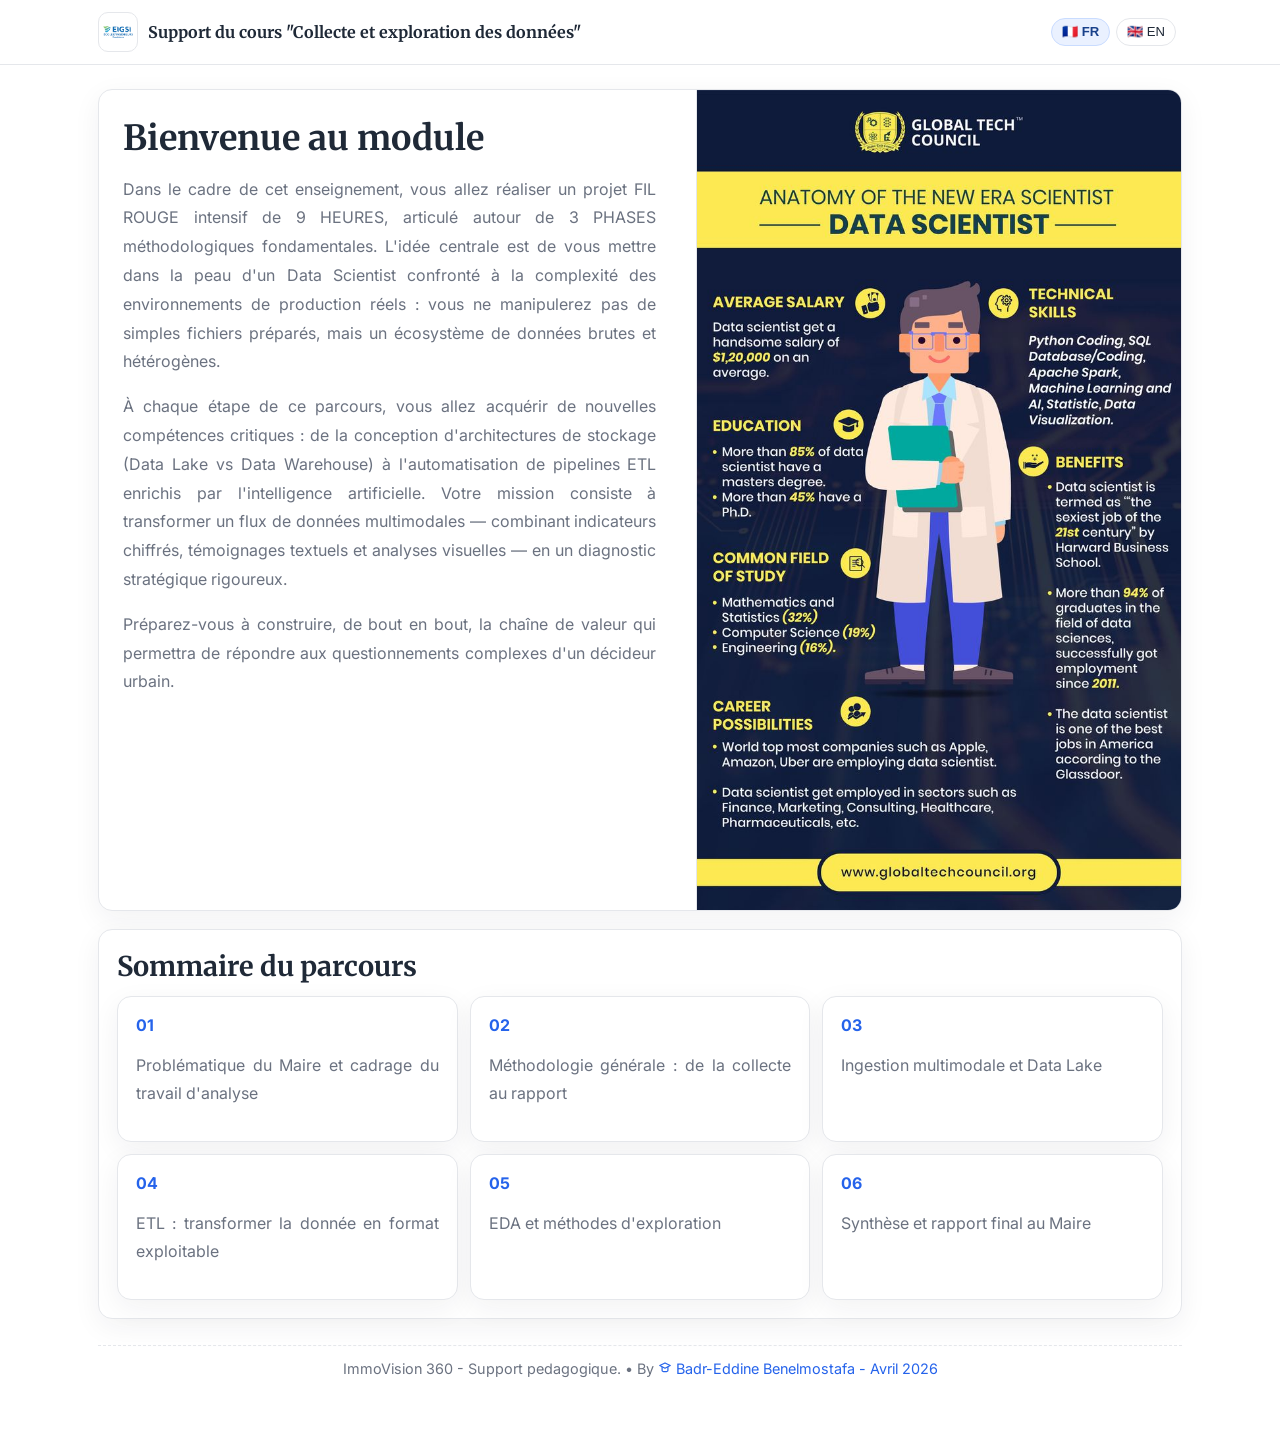
<file: index.html>
<!DOCTYPE html>
<html lang="fr">
<head>
  <meta charset="UTF-8" />
  <meta name="viewport" content="width=device-width, initial-scale=1.0" />
  <title>ImmoVision 360 - Support de cours</title>
  <link rel="preconnect" href="https://fonts.googleapis.com" />
  <link rel="preconnect" href="https://fonts.gstatic.com" crossorigin />
  <link href="https://fonts.googleapis.com/css2?family=Merriweather:wght@400;700&family=Inter:wght@300;400;600;700&display=swap" rel="stylesheet" />
  <link rel="stylesheet" href="assets/css/style.css" />
</head>
<body data-chapter-index="0" data-chapter-total="6">
  <header class="topbar">
    <div class="topbar-inner">
      <div class="brand">
        <img class="brand-logo" src="Figures/logo.png" alt="Logo cours" onerror="this.style.display='none'" />
        <div class="brand-text">Support du cours "Collecte et exploration des données"</div>
      </div>
    </div>
  </header>
  <main class="container">
    <section class="hero">
      <div class="hero-content">
        <h1>Bienvenue au module</h1>
        <p class="lead">
          Dans le cadre de cet enseignement, vous allez réaliser un projet FIL ROUGE intensif de 9 HEURES,
          articulé autour de 3 PHASES méthodologiques fondamentales. L'idée centrale est de vous mettre dans la peau d'un
          Data Scientist confronté à la complexité des environnements de production réels : vous ne manipulerez pas de simples
          fichiers préparés, mais un écosystème de données brutes et hétérogènes.
        </p>
        <p class="lead">
          À chaque étape de ce parcours, vous allez acquérir de nouvelles compétences critiques : de la conception
          d'architectures de stockage (Data Lake vs Data Warehouse) à l'automatisation de pipelines ETL enrichis par l'intelligence
          artificielle. Votre mission consiste à transformer un flux de données multimodales — combinant indicateurs chiffrés,
          témoignages textuels et analyses visuelles — en un diagnostic stratégique rigoureux.
        </p>
        <p class="lead">
          Préparez-vous à construire, de bout en bout, la chaîne de valeur qui permettra de répondre aux questionnements complexes
          d'un décideur urbain.
        </p>
        <!-- Boutons de navigation volontairement supprimes pour rester minimal -->
      </div>
      <img class="cover-image" src="Figures/Fig1.jpg" alt="Infographie Data Scientist: roles, competences et perspectives" />
    </section>
    <section id="sommaire" class="card section">
      <h2>Sommaire du parcours</h2>
      <div class="grid-3">
        <a class="card" href="pages/01-introduction.html"><strong>01</strong><p>Problématique du Maire et cadrage du travail d'analyse</p></a>
        <a class="card" href="pages/02-methodologie.html"><strong>02</strong><p>Méthodologie générale : de la collecte au rapport</p></a>
        <a class="card" href="pages/03-collecte.html"><strong>03</strong><p>Ingestion multimodale et Data Lake </p></a>
        <a class="card" href="pages/04-etl.html"><strong>04</strong><p>ETL : transformer la donnée en format exploitable</p></a>
        <a class="card" href="pages/05-exploration.html"><strong>05</strong><p>EDA et méthodes d'exploration </p></a>
        <a class="card" href="pages/06-conclusion.html"><strong>06</strong><p>Synthèse et rapport final au Maire</p></a>
      </div>
    </section>
    <footer>
      ImmoVision 360 - Support pedagogique.
      <span aria-hidden="true"> • </span>
      By
      <a
        href="https://scholar.google.com/citations?user=EdTFt2UAAAAJ&hl=fr"
        target="_blank"
        rel="noopener noreferrer"
      >
        <svg width="14" height="14" viewBox="0 0 24 24" fill="none" xmlns="http://www.w3.org/2000/svg" aria-hidden="true">
          <path d="M3 9.5L12 5l9 4.5-9 4.5-9-4.5Z" stroke="currentColor" stroke-width="2" stroke-linejoin="round"/>
          <path d="M7 12v6c0 .8 2.2 2 5 2s5-1.2 5-2v-6" stroke="currentColor" stroke-width="2" stroke-linecap="round"/>
        </svg>
        <span>Badr-Eddine Benelmostafa - Avril 2026</span>
      </a>
    </footer>
  </main>
  <script src="assets/js/app.js"></script>
</body>
</html>
</file>
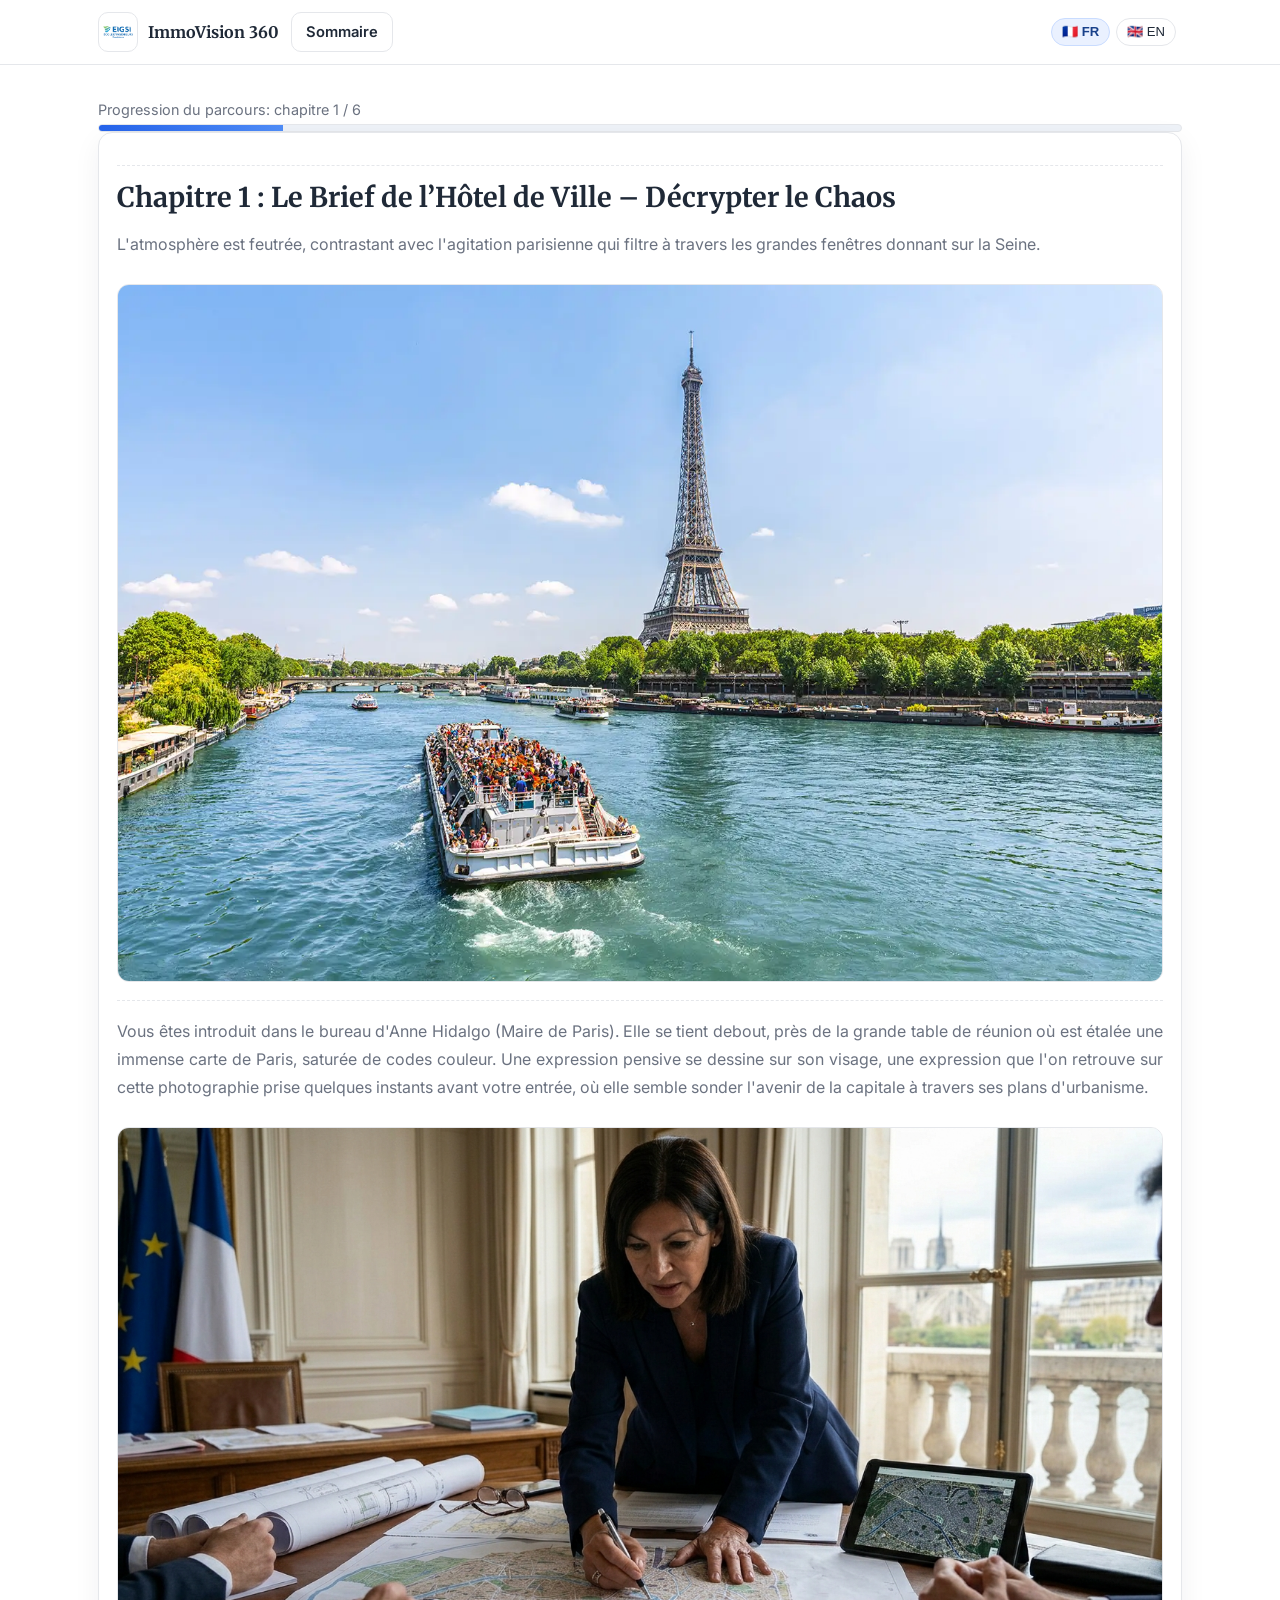
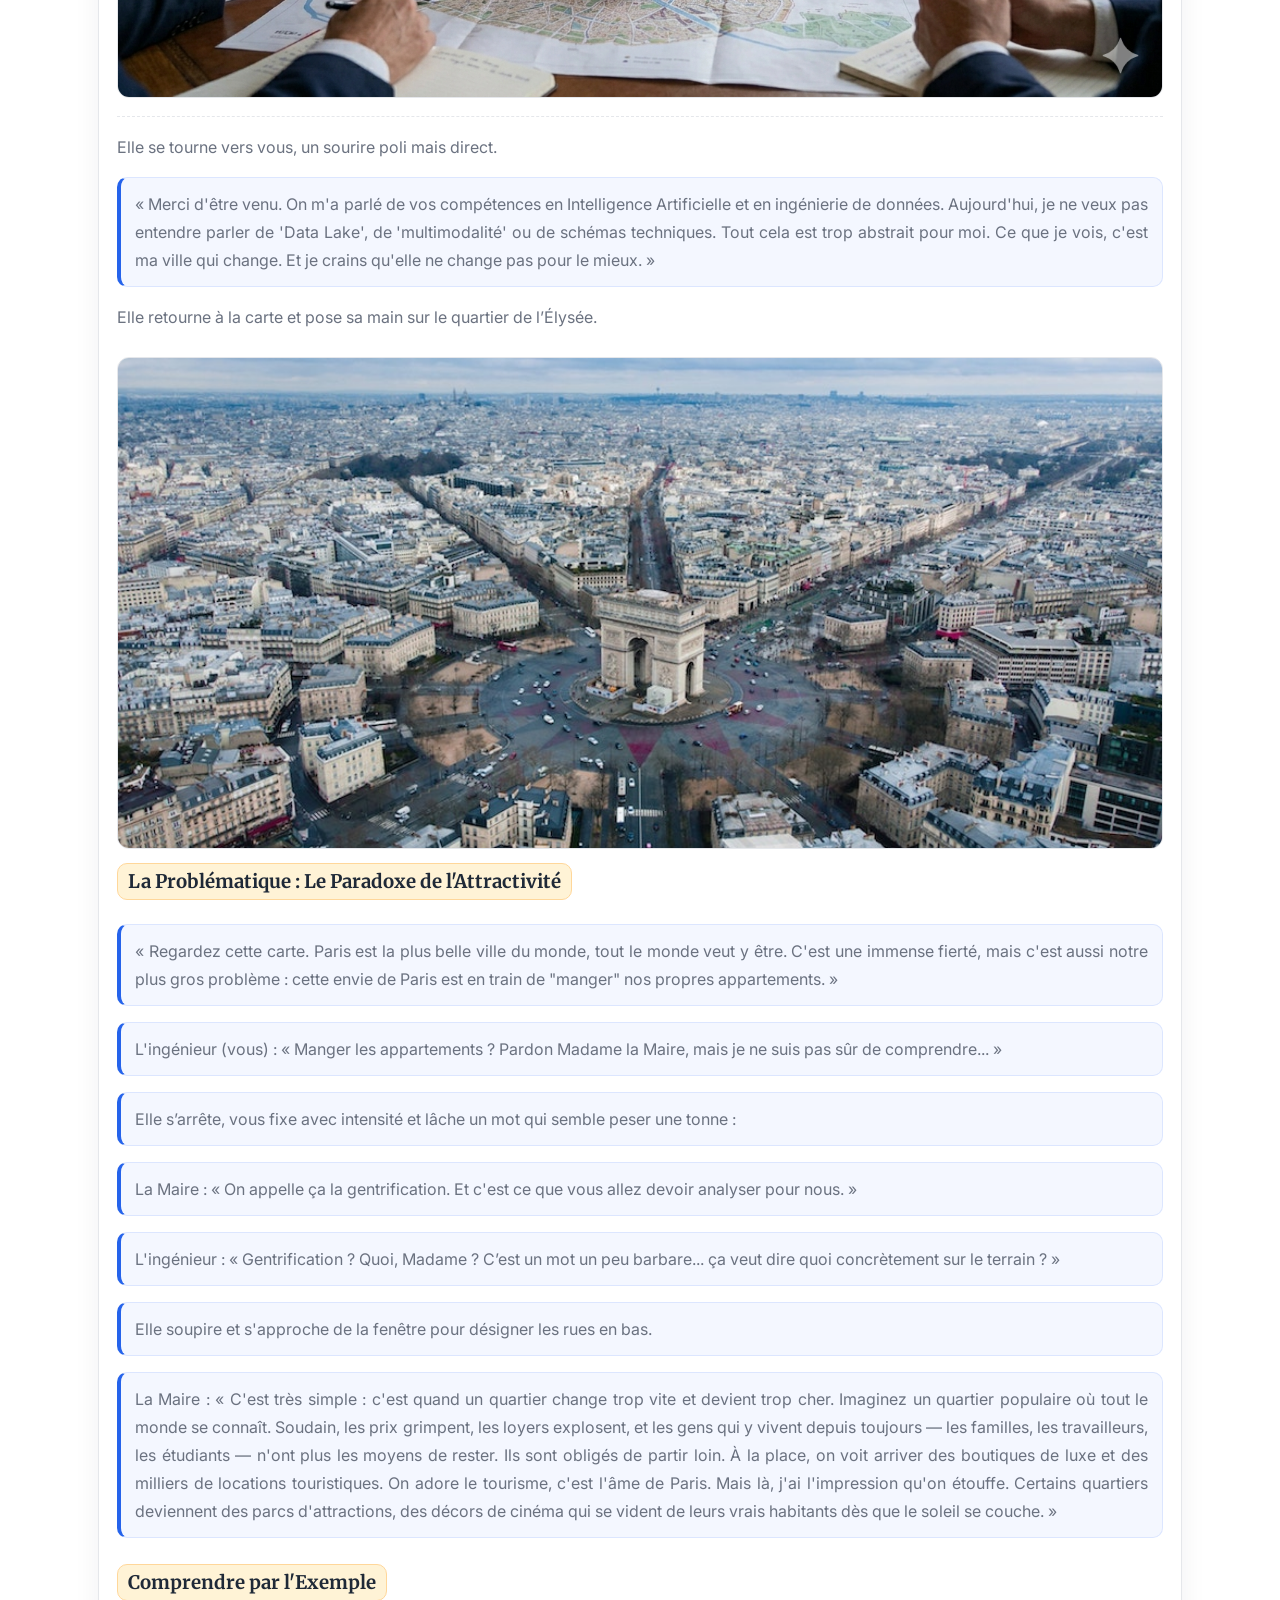
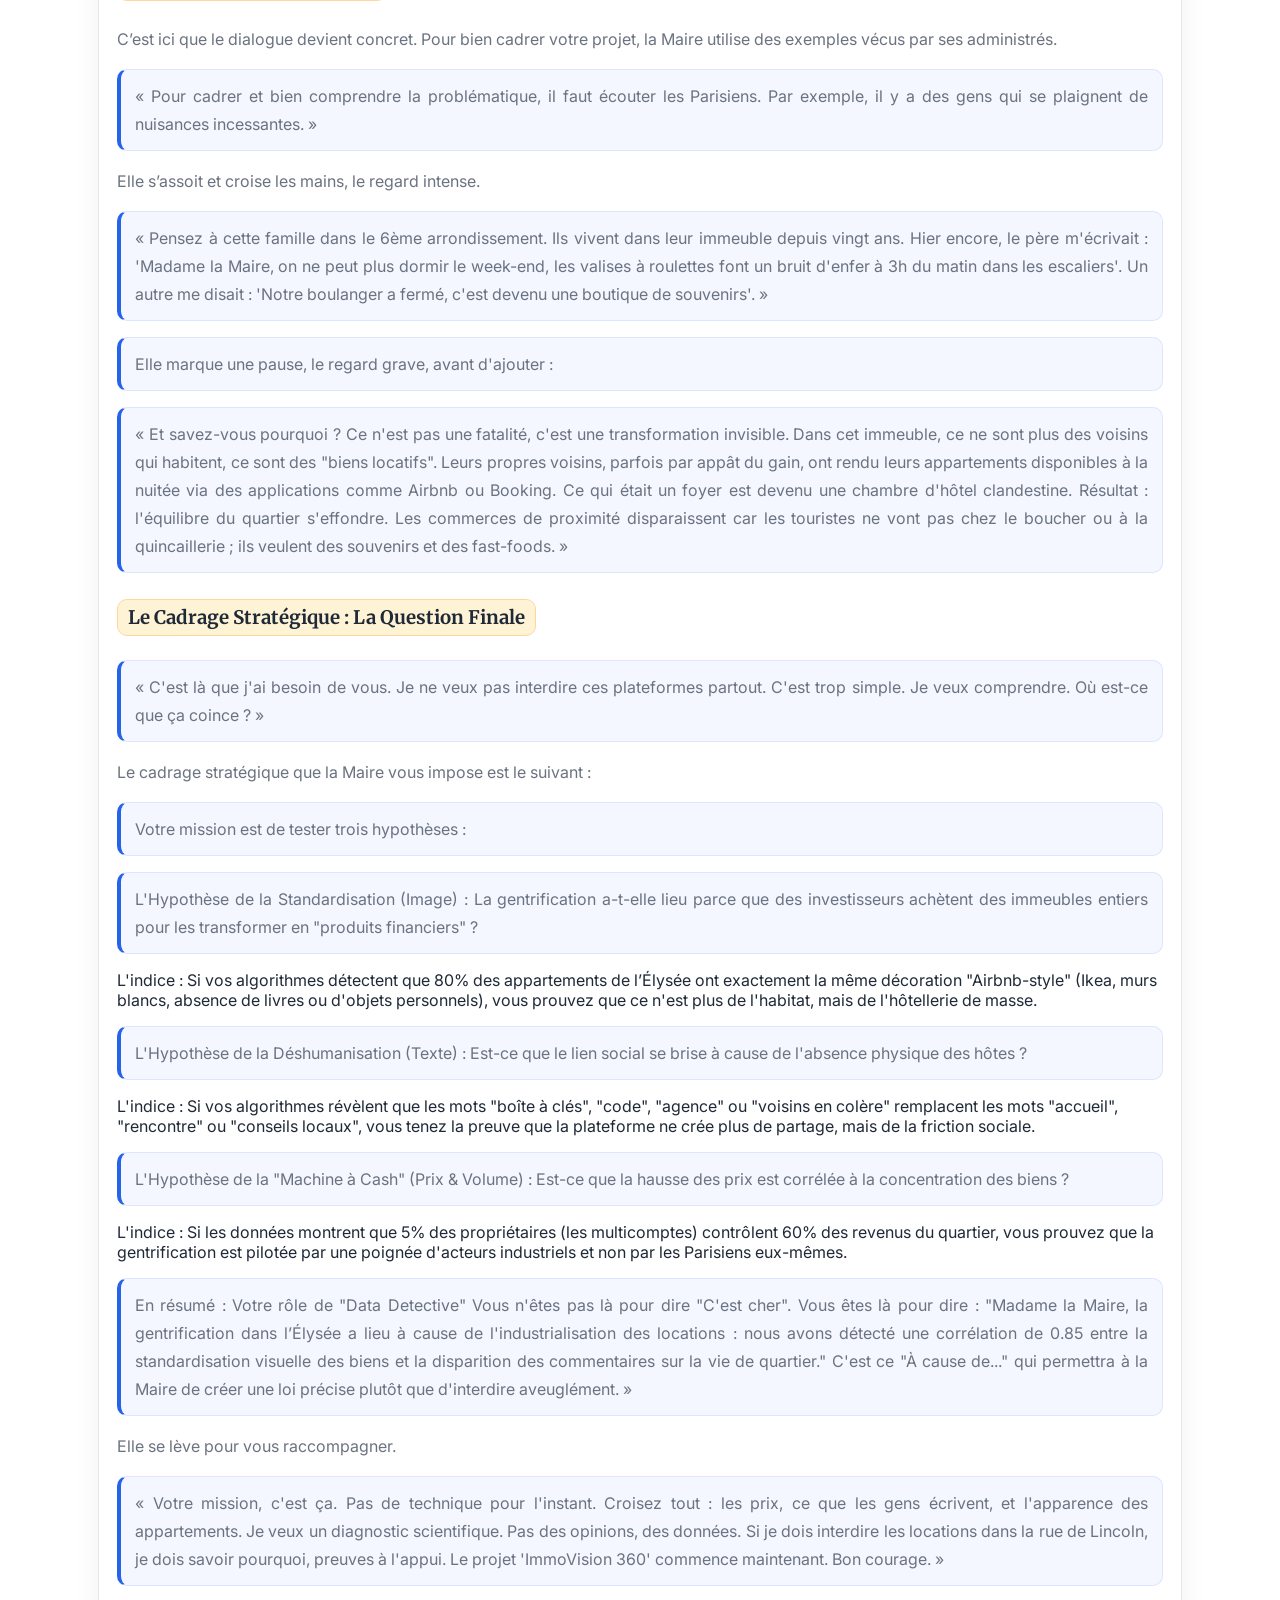
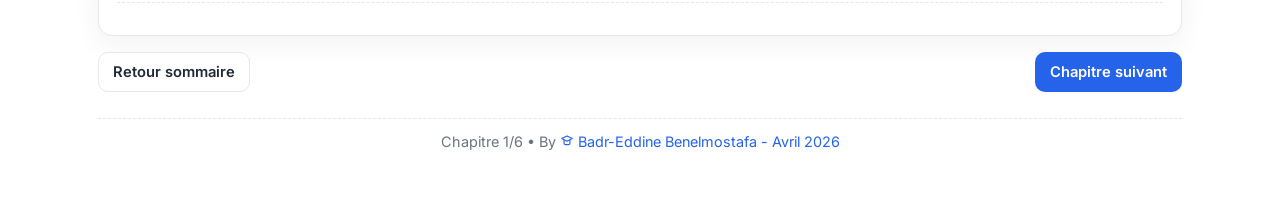
<file: pages/01-introduction.html>
<!DOCTYPE html>
<html lang="fr">
<head>
  <meta charset="UTF-8" />
  <meta name="viewport" content="width=device-width, initial-scale=1.0" />
  <title>Chapitre 1 - Introduction</title>
  <link rel="preconnect" href="https://fonts.googleapis.com" />
  <link rel="preconnect" href="https://fonts.gstatic.com" crossorigin />
  <link href="https://fonts.googleapis.com/css2?family=Merriweather:wght@400;700&family=Inter:wght@300;400;600;700&display=swap" rel="stylesheet" />
  <link rel="stylesheet" href="../assets/css/style.css" />
</head>
<body data-chapter-index="1" data-chapter-total="6">
  <header class="topbar"><div class="topbar-inner"><div class="brand"><img class="brand-logo" src="../Figures/logo.png" alt="Logo" onerror="this.style.display='none'" /><div class="brand-text">ImmoVision 360</div></div><a class="btn btn-soft" href="../index.html">Sommaire</a></div></header>
  <main class="container">
    <div class="progress-wrap"><div class="progress-text" id="progressText"></div><div class="progress-bar"><div class="progress" id="progressBar"></div></div></div>
    <section class="card">
      

      <hr style="border:none; border-top:1px dashed var(--border); margin:14px 0;" />

      <h2>Chapitre 1 : Le Brief de l’Hôtel de Ville – Décrypter le Chaos</h2>

      <p class="lead">
        L'atmosphère est feutrée, contrastant avec l'agitation parisienne qui filtre à travers les grandes fenêtres donnant sur la Seine.
      </p>

      <img
        class="chapter-image"
        src="../Figures/Fig2.webp"
        alt="Paris - illustration de la rencontre"
        style="height:auto; margin-top:10px;"
        onerror="this.onerror=null;this.style.display='none';"
      />

      <hr style="border:none; border-top:1px dashed var(--border); margin:14px 0;" />

      <p class="lead">
        Vous êtes introduit dans le bureau d'Anne Hidalgo (Maire de Paris). Elle se tient debout, près de la grande table de réunion où est étalée une immense carte de Paris, saturée de codes couleur. Une expression pensive se dessine sur son visage, une expression que l'on retrouve sur cette photographie prise quelques instants avant votre entrée, où elle semble sonder l'avenir de la capitale à travers ses plans d'urbanisme.
      </p>


      <img
        class="chapter-image"
        src="../Figures/Fig3.png"
        alt="Figure 1 : Anne Hidalgo analysant les plans d'urbanisme"
        style="height:auto; margin-top:10px;"
        onerror="this.onerror=null;this.style.display='none';"
      />

      <hr style="border:none; border-top:1px dashed var(--border); margin:14px 0;" />

      <p class="lead">Elle se tourne vers vous, un sourire poli mais direct.</p>

      <p class="quote">
        « Merci d'être venu. On m'a parlé de vos compétences en Intelligence Artificielle et en ingénierie de données. Aujourd'hui, je ne veux pas entendre parler de 'Data Lake', de 'multimodalité' ou de schémas techniques. Tout cela est trop abstrait pour moi. Ce que je vois, c'est ma ville qui change. Et je crains qu'elle ne change pas pour le mieux. »
      </p>

      <p class="lead">Elle retourne à la carte et pose sa main sur le quartier de l’Élysée.</p>
      
      <img
      class="chapter-image"
      src="../Figures/Fig4.png"
      style="height:auto; margin-top:10px;"
      onerror="this.onerror=null;this.style.display='none';"
    />
      <h3>La Problématique : Le Paradoxe de l'Attractivité</h3>

      <p class="quote">
        « Regardez cette carte. Paris est la plus belle ville du monde, tout le monde veut y être. C'est une immense fierté, mais c'est aussi notre plus gros problème : cette envie de Paris est en train de "manger" nos propres appartements. »

      </p>
      <p class="quote">
        L'ingénieur (vous) : « Manger les appartements ? Pardon Madame la Maire, mais je ne suis pas sûr de comprendre... »
        
      </p>
      <p class="quote">

      Elle s’arrête, vous fixe avec intensité et lâche un mot qui semble peser une tonne :
        
    </p>      <p class="quote">

    La Maire : « On appelle ça la gentrification. Et c'est ce que vous allez devoir analyser pour nous. »
        
  </p>          
  <p class="quote"> 
    L'ingénieur : « Gentrification ? Quoi, Madame ? C’est un mot un peu barbare... ça veut dire quoi concrètement sur le terrain ? »
  </p>
    <p class="quote">
        Elle soupire et s'approche de la fenêtre pour désigner les rues en bas.
        
      </p>  <p class="quote">

      La Maire : « C'est très simple : c'est quand un quartier change trop vite et devient trop cher. Imaginez un quartier populaire où tout le monde se connaît. Soudain, les prix grimpent, les loyers explosent, et les gens qui y vivent depuis toujours — les familles, les travailleurs, les étudiants — n'ont plus les moyens de rester. Ils sont obligés de partir loin. À la place, on voit arriver des boutiques de luxe et des milliers de locations touristiques. On adore le tourisme, c'est l'âme de Paris. Mais là, j'ai l'impression qu'on étouffe. Certains quartiers deviennent des parcs d'attractions, des décors de cinéma qui se vident de leurs vrais habitants dès que le soleil se couche. »      </p>

     
      <h3>Comprendre par l'Exemple</h3>

      <p class="lead">
        C’est ici que le dialogue devient concret. Pour bien cadrer votre projet, la Maire utilise des exemples vécus par ses administrés.
      </p>

      <p class="quote">
        « Pour cadrer et bien comprendre la problématique, il faut écouter les Parisiens. Par exemple, il y a des gens qui se plaignent de nuisances incessantes. »
      </p>

      <p class="lead">Elle s’assoit et croise les mains, le regard intense.</p>

      <p class="quote">
        « Pensez à cette famille dans le 6ème arrondissement. Ils vivent dans leur immeuble depuis vingt ans. Hier encore, le père m'écrivait : 'Madame la Maire, on ne peut plus dormir le week-end, les valises à roulettes font un bruit d'enfer à 3h du matin dans les escaliers'. Un autre me disait : 'Notre boulanger a fermé, c'est devenu une boutique de souvenirs'. »
      </p>
      <p class="quote">

      Elle marque une pause, le regard grave, avant d'ajouter :
    </p>      <p class="quote">


« Et savez-vous pourquoi ? Ce n'est pas une fatalité, c'est une transformation invisible. Dans cet immeuble, ce ne sont plus des voisins qui habitent, ce sont des "biens locatifs". Leurs propres voisins, parfois par appât du gain, ont rendu leurs appartements disponibles à la nuitée via des applications comme Airbnb ou Booking. Ce qui était un foyer est devenu une chambre d'hôtel clandestine. Résultat : l'équilibre du quartier s'effondre. Les commerces de proximité disparaissent car les touristes ne vont pas chez le boucher ou à la quincaillerie ; ils veulent des souvenirs et des fast-foods. »
</p>    

      <h3>Le Cadrage Stratégique : La Question Finale</h3>

      <p class="quote">
        « C'est là que j'ai besoin de vous. Je ne veux pas interdire ces plateformes partout. C'est trop simple. Je veux comprendre. Où est-ce que ça coince ? »
      </p>

      <p class="lead">Le cadrage stratégique que la Maire vous impose est le suivant :</p>

      
      <p class="quote">
      Votre mission est de tester trois hypothèses :
    </p>
    <p class="quote">
        L'Hypothèse de la Standardisation (Image) : La gentrification a-t-elle lieu parce que des investisseurs achètent des immeubles entiers pour les transformer en "produits financiers" ?
    </p>
        L'indice : Si vos algorithmes détectent que 80% des appartements de l’Élysée ont exactement la même décoration "Airbnb-style" (Ikea, murs blancs, absence de livres ou d'objets personnels), vous prouvez que ce n'est plus de l'habitat, mais de l'hôtellerie de masse.
    
    <p class="quote">
        L'Hypothèse de la Déshumanisation (Texte) : Est-ce que le lien social se brise à cause de l'absence physique des hôtes ?
    </p>
        L'indice : Si vos algorithmes révèlent que les mots "boîte à clés", "code", "agence" ou "voisins en colère" remplacent les mots "accueil", "rencontre" ou "conseils locaux", vous tenez la preuve que la plateforme ne crée plus de partage, mais de la friction sociale.
    <p class="quote">
        L'Hypothèse de la "Machine à Cash" (Prix & Volume) : Est-ce que la hausse des prix est corrélée à la concentration des biens ?
      </p>
        L'indice : Si les données montrent que 5% des propriétaires (les multicomptes) contrôlent 60% des revenus du quartier, vous prouvez que la gentrification est pilotée par une poignée d'acteurs industriels et non par les Parisiens eux-mêmes.
    <p class="quote">
        En résumé : Votre rôle de "Data Detective"
    

        Vous n'êtes pas là pour dire "C'est cher". Vous êtes là pour dire :
    
        "Madame la Maire, la gentrification dans l’Élysée a lieu à cause de l'industrialisation des locations : nous avons détecté une corrélation de 0.85 entre la standardisation visuelle des biens et la disparition des commentaires sur la vie de quartier."
    
        C'est ce "À cause de..." qui permettra à la Maire de créer une loi précise plutôt que d'interdire aveuglément. »
    </p>

      <p class="lead">Elle se lève pour vous raccompagner.</p>

      <p class="quote">
        « Votre mission, c'est ça. Pas de technique pour l'instant. Croisez tout : les prix, ce que les gens écrivent, et l'apparence des appartements. Je veux un diagnostic scientifique. Pas des opinions, des données. Si je dois interdire les locations dans la rue de Lincoln, je dois savoir pourquoi, preuves à l'appui. Le projet 'ImmoVision 360' commence maintenant. Bon courage. »
      </p>

      <hr style="border:none; border-top:1px dashed var(--border); margin:14px 0;" />

      
    </section>
    <nav class="book-nav">
      <a class="btn btn-soft" href="../index.html">Retour sommaire</a>
      <a class="btn btn-primary" href="02-methodologie.html">Chapitre suivant</a>
    </nav>
    <footer>
      Chapitre 1/6
      <span aria-hidden="true"> • </span>
      By
      <a
        href="https://scholar.google.com/citations?user=EdTFt2UAAAAJ&hl=fr"
        target="_blank"
        rel="noopener noreferrer"
      >
        <svg width="14" height="14" viewBox="0 0 24 24" fill="none" xmlns="http://www.w3.org/2000/svg" aria-hidden="true">
          <path d="M3 9.5L12 5l9 4.5-9 4.5-9-4.5Z" stroke="currentColor" stroke-width="2" stroke-linejoin="round"/>
          <path d="M7 12v6c0 .8 2.2 2 5 2s5-1.2 5-2v-6" stroke="currentColor" stroke-width="2" stroke-linecap="round"/>
        </svg>
        <span>Badr-Eddine Benelmostafa - Avril 2026</span>
      </a>
    </footer>
  </main>
  <script src="../assets/js/app.js"></script>
</body>
</html>
</file>
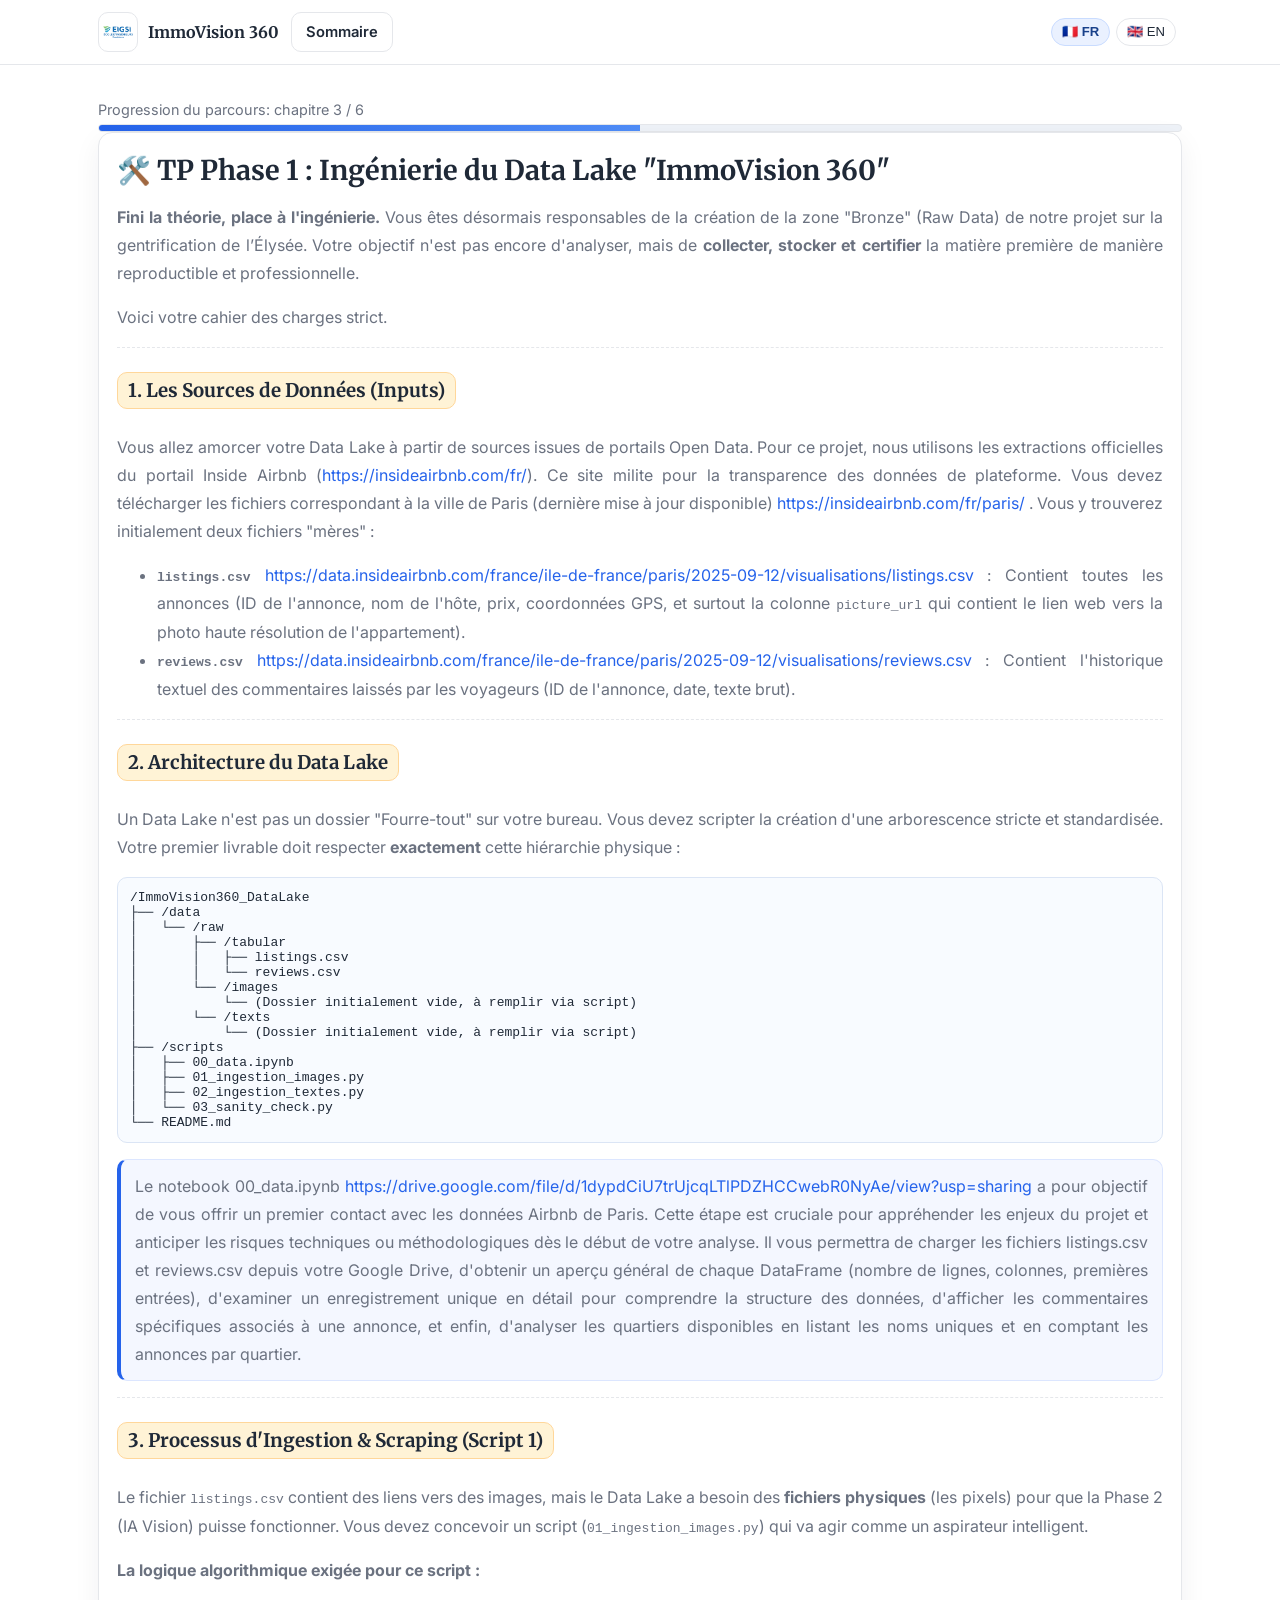
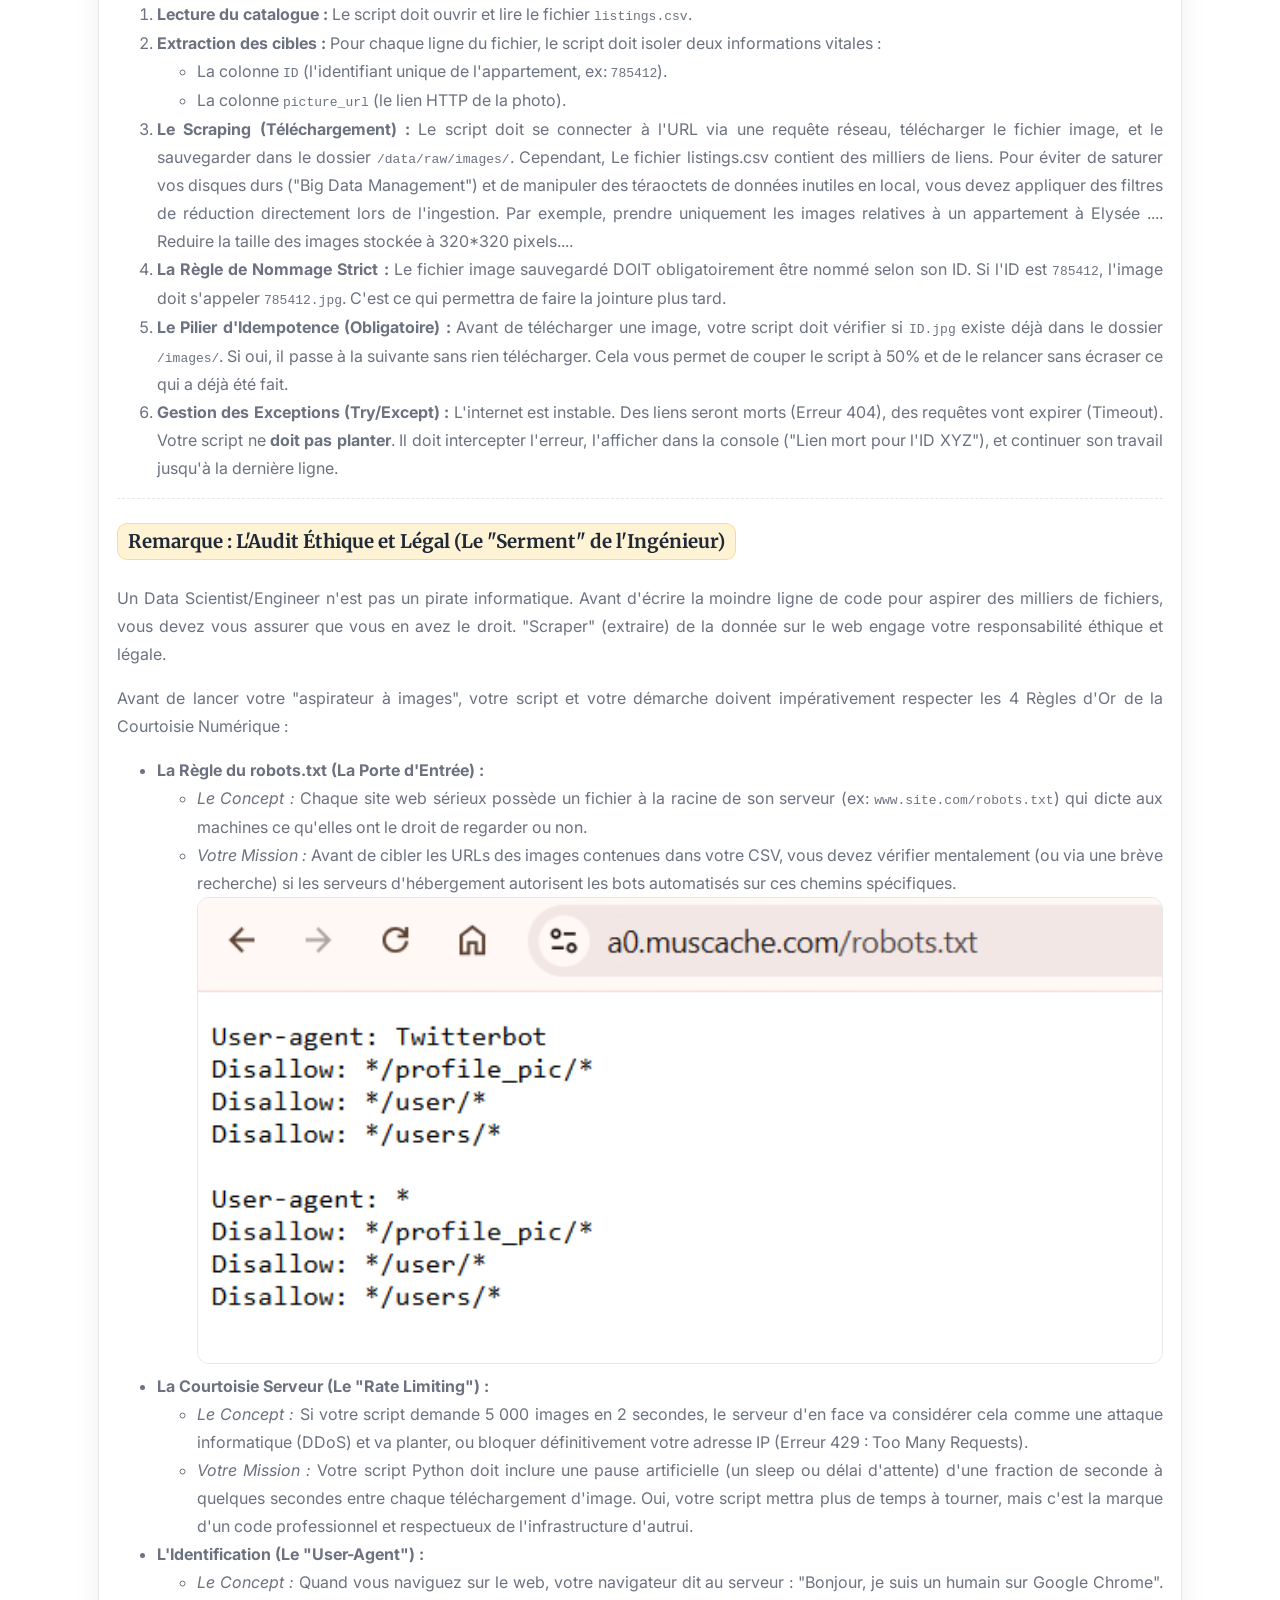
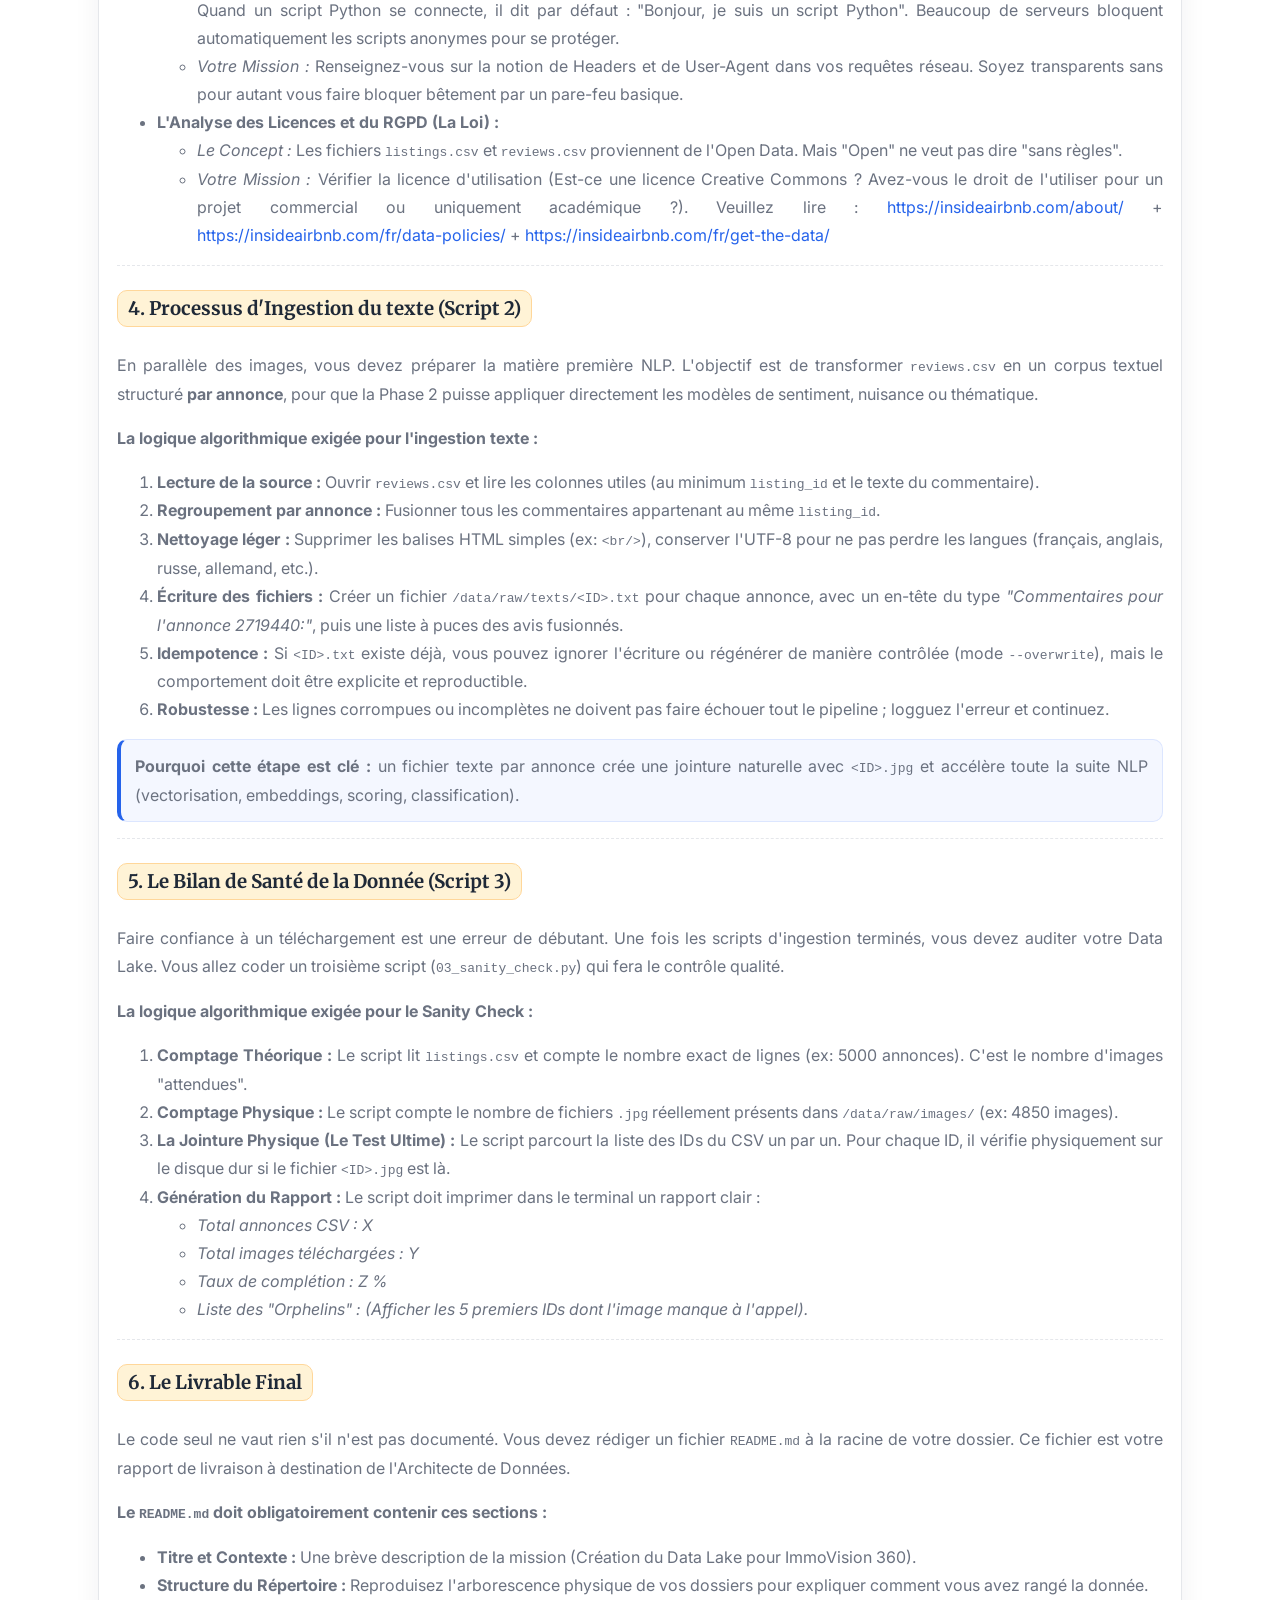
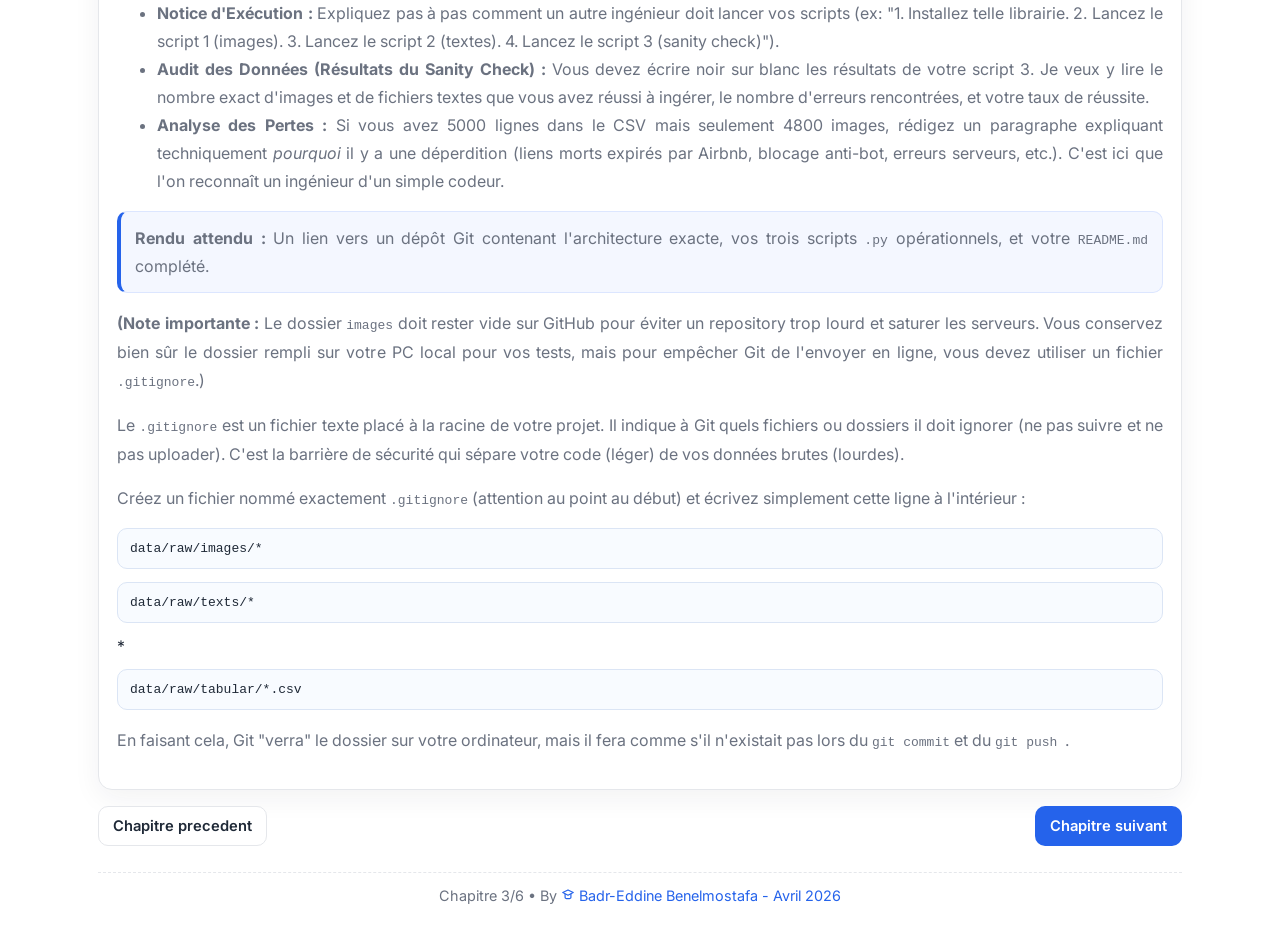
<file: pages/03-collecte.html>
<!DOCTYPE html>
<html lang="fr">
<head>
  <meta charset="UTF-8" />
  <meta name="viewport" content="width=device-width, initial-scale=1.0" />
  <title>Chapitre 3 - Collecte</title>
  <link rel="preconnect" href="https://fonts.googleapis.com" />
  <link rel="preconnect" href="https://fonts.gstatic.com" crossorigin />
  <link href="https://fonts.googleapis.com/css2?family=Merriweather:wght@400;700&family=Inter:wght@300;400;600;700&display=swap" rel="stylesheet" />
  <link rel="stylesheet" href="../assets/css/style.css" />
</head>
<body data-chapter-index="3" data-chapter-total="6">
  <header class="topbar"><div class="topbar-inner"><div class="brand"><img class="brand-logo" src="../Figures/logo.png" alt="Logo" onerror="this.style.display='none'" /><div class="brand-text">ImmoVision 360</div></div><a class="btn btn-soft" href="../index.html">Sommaire</a></div></header>
  <main class="container">
    <div class="progress-wrap"><div class="progress-text" id="progressText"></div><div class="progress-bar"><div class="progress" id="progressBar"></div></div></div>
    <section class="card">
      <h2>🛠️ TP Phase 1 : Ingénierie du Data Lake "ImmoVision 360"</h2>

      <p class="lead">
        <strong>Fini la théorie, place à l'ingénierie.</strong> Vous êtes désormais responsables de la création de la zone "Bronze" (Raw Data) de notre projet sur la gentrification de l’Élysée. Votre objectif n'est pas encore d'analyser, mais de <strong>collecter, stocker et certifier</strong> la matière première de manière reproductible et professionnelle.
      </p>

      <p class="lead">Voici votre cahier des charges strict.</p>

      <hr style="border:none; border-top:1px dashed var(--border); margin:14px 0;" />

      <h3>1. Les Sources de Données (Inputs)</h3>

      <p class="lead">
        Vous allez amorcer votre Data Lake à partir de sources issues de portails Open Data. Pour ce projet, nous utilisons les extractions officielles du portail Inside Airbnb (<a href="https://insideairbnb.com/fr/">https://insideairbnb.com/fr/</a>). Ce site milite pour la transparence des données de plateforme. Vous devez télécharger les fichiers correspondant à la ville de Paris (dernière mise à jour disponible) <a href="https://insideairbnb.com/fr/paris/">https://insideairbnb.com/fr/paris/</a>
        . Vous y trouverez initialement deux fichiers "mères" :
      </p>

      <ul>
        <li><strong><code>listings.csv</code></strong>  <a href="https://data.insideairbnb.com/france/ile-de-france/paris/2025-09-12/data/listings.csv.gz">https://data.insideairbnb.com/france/ile-de-france/paris/2025-09-12/visualisations/listings.csv</a>  : Contient toutes les annonces (ID de l'annonce, nom de l'hôte, prix, coordonnées GPS, et surtout la colonne <code>picture_url</code> qui contient le lien web vers la photo haute résolution de l'appartement).</li>
        <li><strong><code>reviews.csv</code></strong> <a href="https://data.insideairbnb.com/france/ile-de-france/paris/2025-09-12/data/reviews.csv.gz">https://data.insideairbnb.com/france/ile-de-france/paris/2025-09-12/visualisations/reviews.csv</a>  : Contient l'historique textuel des commentaires laissés par les voyageurs (ID de l'annonce, date, texte brut).</li>
      </ul>

      <hr style="border:none; border-top:1px dashed var(--border); margin:14px 0;" />

      <h3>2. Architecture du Data Lake</h3>

      <p class="lead">
        Un Data Lake n'est pas un dossier "Fourre-tout" sur votre bureau. Vous devez scripter la création d'une arborescence stricte et standardisée. Votre premier livrable doit respecter <strong>exactement</strong> cette hiérarchie physique :
      </p>

      <pre><code>/ImmoVision360_DataLake
├── /data
│   └── /raw
│       ├── /tabular
│       │   ├── listings.csv
│       │   └── reviews.csv
│       └── /images
│           └── (Dossier initialement vide, à remplir via script)
│       └── /texts
│           └── (Dossier initialement vide, à remplir via script)
├── /scripts
│   ├── 00_data.ipynb 
│   ├── 01_ingestion_images.py
│   ├── 02_ingestion_textes.py
│   └── 03_sanity_check.py
└── README.md</code></pre>

      <p class="quote">
        Le notebook 00_data.ipynb <a href="https://drive.google.com/file/d/1dypdCiU7trUjcqLTlPDZHCCwebR0NyAe/view?usp=sharing">https://drive.google.com/file/d/1dypdCiU7trUjcqLTlPDZHCCwebR0NyAe/view?usp=sharing</a> a pour objectif de vous offrir un premier contact avec les données Airbnb de Paris. Cette étape est cruciale pour appréhender les enjeux du projet et anticiper les risques techniques ou méthodologiques dès le début de votre analyse. Il vous permettra de charger les fichiers listings.csv et reviews.csv depuis votre Google Drive, d'obtenir un aperçu général de chaque DataFrame (nombre de lignes, colonnes, premières entrées), d'examiner un enregistrement unique en détail pour comprendre la structure des données, d'afficher les commentaires spécifiques associés à une annonce, et enfin, d'analyser les quartiers disponibles en listant les noms uniques et en comptant les annonces par quartier.
      </p>

      <hr style="border:none; border-top:1px dashed var(--border); margin:14px 0;" />

      <h3>3. Processus d'Ingestion &amp; Scraping (Script 1)</h3>

      <p class="lead">
        Le fichier <code>listings.csv</code> contient des liens vers des images, mais le Data Lake a besoin des <strong>fichiers physiques</strong> (les pixels) pour que la Phase 2 (IA Vision) puisse fonctionner. Vous devez concevoir un script (<code>01_ingestion_images.py</code>) qui va agir comme un aspirateur intelligent.
      </p>

      <p class="lead"><strong>La logique algorithmique exigée pour ce script :</strong></p>
      <ol>
        <li><strong>Lecture du catalogue :</strong> Le script doit ouvrir et lire le fichier <code>listings.csv</code>.</li>
        <li>
          <strong>Extraction des cibles :</strong> Pour chaque ligne du fichier, le script doit isoler deux informations vitales :
          <ul>
            <li>La colonne <code>ID</code> (l'identifiant unique de l'appartement, ex: <code>785412</code>).</li>
            <li>La colonne <code>picture_url</code> (le lien HTTP de la photo).</li>
          </ul>
        </li>
        <li><strong>Le Scraping (Téléchargement) :</strong> Le script doit se connecter à l'URL via une requête réseau, télécharger le fichier image, et le sauvegarder dans le dossier <code>/data/raw/images/</code>. Cependant, Le fichier listings.csv contient des milliers de liens. Pour éviter de saturer vos disques durs ("Big Data Management") et de manipuler des téraoctets de données inutiles en local, vous devez appliquer des filtres de réduction directement lors de l'ingestion. Par exemple, prendre uniquement les images relatives à un appartement à Elysée .... Reduire la taille des images stockée à 320*320 pixels....</li>
        <li><strong>La Règle de Nommage Strict :</strong> Le fichier image sauvegardé DOIT obligatoirement être nommé selon son ID. Si l'ID est <code>785412</code>, l'image doit s'appeler <code>785412.jpg</code>. C'est ce qui permettra de faire la jointure plus tard.</li>
        <li><strong>Le Pilier d'Idempotence (Obligatoire) :</strong> Avant de télécharger une image, votre script doit vérifier si <code>ID.jpg</code> existe déjà dans le dossier <code>/images/</code>. Si oui, il passe à la suivante sans rien télécharger. Cela vous permet de couper le script à 50% et de le relancer sans écraser ce qui a déjà été fait.</li>
        <li><strong>Gestion des Exceptions (Try/Except) :</strong> L'internet est instable. Des liens seront morts (Erreur 404), des requêtes vont expirer (Timeout). Votre script ne <strong>doit pas planter</strong>. Il doit intercepter l'erreur, l'afficher dans la console ("Lien mort pour l'ID XYZ"), et continuer son travail jusqu'à la dernière ligne.</li>
      </ol>

      <hr style="border:none; border-top:1px dashed var(--border); margin:14px 0;" />

      <h3>Remarque : L'Audit Éthique et Légal (Le "Serment" de l'Ingénieur)</h3>

      <p class="lead">
        Un Data Scientist/Engineer n'est pas un pirate informatique. Avant d'écrire la moindre ligne de code pour aspirer des milliers de fichiers, vous devez vous assurer que vous en avez le droit. "Scraper" (extraire) de la donnée sur le web engage votre responsabilité éthique et légale.
      </p>

      <p class="lead">
        Avant de lancer votre "aspirateur à images", votre script et votre démarche doivent impérativement respecter les 4 Règles d'Or de la Courtoisie Numérique :
      </p>

      <ul>
        <li>
          <strong>La Règle du robots.txt (La Porte d'Entrée) :</strong>
          <ul>
            <li><em>Le Concept :</em> Chaque site web sérieux possède un fichier à la racine de son serveur (ex: <code>www.site.com/robots.txt</code>) qui dicte aux machines ce qu'elles ont le droit de regarder ou non.</li>
            <li><em>Votre Mission :</em> Avant de cibler les URLs des images contenues dans votre CSV, vous devez vérifier mentalement (ou via une brève recherche) si les serveurs d'hébergement autorisent les bots automatisés sur ces chemins spécifiques.</li>
            <img src="../Figures/Fig13.png" class="chapter-image" style="width:100%; height:auto;" />

          </ul>
        </li>
        <li>
          <strong>La Courtoisie Serveur (Le "Rate Limiting") :</strong>
          <ul>
            <li><em>Le Concept :</em> Si votre script demande 5 000 images en 2 secondes, le serveur d'en face va considérer cela comme une attaque informatique (DDoS) et va planter, ou bloquer définitivement votre adresse IP (Erreur 429 : Too Many Requests).</li>
            <li><em>Votre Mission :</em> Votre script Python doit inclure une pause artificielle (un sleep ou délai d'attente) d'une fraction de seconde à quelques secondes entre chaque téléchargement d'image. Oui, votre script mettra plus de temps à tourner, mais c'est la marque d'un code professionnel et respectueux de l'infrastructure d'autrui.</li>
          </ul>
        </li>
        <li>
          <strong>L'Identification (Le "User-Agent") :</strong>
          <ul>
            <li><em>Le Concept :</em> Quand vous naviguez sur le web, votre navigateur dit au serveur : "Bonjour, je suis un humain sur Google Chrome". Quand un script Python se connecte, il dit par défaut : "Bonjour, je suis un script Python". Beaucoup de serveurs bloquent automatiquement les scripts anonymes pour se protéger.</li>
            <li><em>Votre Mission :</em> Renseignez-vous sur la notion de Headers et de User-Agent dans vos requêtes réseau. Soyez transparents sans pour autant vous faire bloquer bêtement par un pare-feu basique.</li>
          </ul>
        </li>
        <li>
          <strong>L'Analyse des Licences et du RGPD (La Loi) :</strong>
          <ul>
            <li><em>Le Concept :</em> Les fichiers <code>listings.csv</code> et <code>reviews.csv</code> proviennent de l'Open Data. Mais "Open" ne veut pas dire "sans règles".</li>
            <li><em>Votre Mission :</em> Vérifier la licence d'utilisation (Est-ce une licence Creative Commons ? Avez-vous le droit de l'utiliser pour un projet commercial ou uniquement académique ?). Veuillez lire : <a href="https://insideairbnb.com/about/">https://insideairbnb.com/about/</a> + <a href="https://insideairbnb.com/fr/data-policies/ ">https://insideairbnb.com/fr/data-policies/ </a> + <a href="https://insideairbnb.com/fr/get-the-data/">https://insideairbnb.com/fr/get-the-data/</a>  </li>
          </ul>
        </li>
      </ul>

      <hr style="border:none; border-top:1px dashed var(--border); margin:14px 0;" />

      <h3>4. Processus d'Ingestion du texte (Script 2)</h3>

      <p class="lead">
        En parallèle des images, vous devez préparer la matière première NLP. L'objectif est de transformer <code>reviews.csv</code> en un corpus textuel structuré <strong>par annonce</strong>, pour que la Phase 2 puisse appliquer directement les modèles de sentiment, nuisance ou thématique.
      </p>

      <p class="lead"><strong>La logique algorithmique exigée pour l'ingestion texte :</strong></p>
      <ol>
        <li><strong>Lecture de la source :</strong> Ouvrir <code>reviews.csv</code> et lire les colonnes utiles (au minimum <code>listing_id</code> et le texte du commentaire).</li>
        <li><strong>Regroupement par annonce :</strong> Fusionner tous les commentaires appartenant au même <code>listing_id</code>.</li>
        <li><strong>Nettoyage léger :</strong> Supprimer les balises HTML simples (ex: <code>&lt;br/&gt;</code>), conserver l'UTF-8 pour ne pas perdre les langues (français, anglais, russe, allemand, etc.).</li>
        <li><strong>Écriture des fichiers :</strong> Créer un fichier <code>/data/raw/texts/&lt;ID&gt;.txt</code> pour chaque annonce, avec un en-tête du type <em>"Commentaires pour l'annonce 2719440:"</em>, puis une liste à puces des avis fusionnés.</li>
        <li><strong>Idempotence :</strong> Si <code>&lt;ID&gt;.txt</code> existe déjà, vous pouvez ignorer l'écriture ou régénérer de manière contrôlée (mode <code>--overwrite</code>), mais le comportement doit être explicite et reproductible.</li>
        <li><strong>Robustesse :</strong> Les lignes corrompues ou incomplètes ne doivent pas faire échouer tout le pipeline ; logguez l'erreur et continuez.</li>
      </ol>

      <p class="quote">
        <strong>Pourquoi cette étape est clé :</strong> un fichier texte par annonce crée une jointure naturelle avec <code>&lt;ID&gt;.jpg</code> et accélère toute la suite NLP (vectorisation, embeddings, scoring, classification).
      </p>

      <hr style="border:none; border-top:1px dashed var(--border); margin:14px 0;" />

      <h3>5. Le Bilan de Santé de la Donnée (Script 3)</h3>

      <p class="lead">
        Faire confiance à un téléchargement est une erreur de débutant. Une fois les scripts d'ingestion terminés, vous devez auditer votre Data Lake. Vous allez coder un troisième script (<code>03_sanity_check.py</code>) qui fera le contrôle qualité.
      </p>

      <p class="lead"><strong>La logique algorithmique exigée pour le Sanity Check :</strong></p>
      <ol>
        <li><strong>Comptage Théorique :</strong> Le script lit <code>listings.csv</code> et compte le nombre exact de lignes (ex: 5000 annonces). C'est le nombre d'images "attendues".</li>
        <li><strong>Comptage Physique :</strong> Le script compte le nombre de fichiers <code>.jpg</code> réellement présents dans <code>/data/raw/images/</code> (ex: 4850 images).</li>
        <li><strong>La Jointure Physique (Le Test Ultime) :</strong> Le script parcourt la liste des IDs du CSV un par un. Pour chaque ID, il vérifie physiquement sur le disque dur si le fichier <code>&lt;ID&gt;.jpg</code> est là.</li>
        <li>
          <strong>Génération du Rapport :</strong> Le script doit imprimer dans le terminal un rapport clair :
          <ul>
            <li><em>Total annonces CSV : X</em></li>
            <li><em>Total images téléchargées : Y</em></li>
            <li><em>Taux de complétion : Z %</em></li>
            <li><em>Liste des "Orphelins" : (Afficher les 5 premiers IDs dont l'image manque à l'appel).</em></li>
          </ul>
        </li>
      </ol>

      <hr style="border:none; border-top:1px dashed var(--border); margin:14px 0;" />

      <h3>6. Le Livrable Final</h3>

      <p class="lead">
        Le code seul ne vaut rien s'il n'est pas documenté. Vous devez rédiger un fichier <code>README.md</code> à la racine de votre dossier. Ce fichier est votre rapport de livraison à destination de l'Architecte de Données.
      </p>

      <p class="lead"><strong>Le <code>README.md</code> doit obligatoirement contenir ces sections :</strong></p>
      <ul>
        <li><strong>Titre et Contexte :</strong> Une brève description de la mission (Création du Data Lake pour ImmoVision 360).</li>
        <li><strong>Structure du Répertoire :</strong> Reproduisez l'arborescence physique de vos dossiers pour expliquer comment vous avez rangé la donnée.</li>
        <li><strong>Notice d'Exécution :</strong> Expliquez pas à pas comment un autre ingénieur doit lancer vos scripts (ex: "1. Installez telle librairie. 2. Lancez le script 1 (images). 3. Lancez le script 2 (textes). 4. Lancez le script 3 (sanity check)").</li>
        <li><strong>Audit des Données (Résultats du Sanity Check) :</strong> Vous devez écrire noir sur blanc les résultats de votre script 3. Je veux y lire le nombre exact d'images et de fichiers textes que vous avez réussi à ingérer, le nombre d'erreurs rencontrées, et votre taux de réussite.</li>
        <li><strong>Analyse des Pertes :</strong> Si vous avez 5000 lignes dans le CSV mais seulement 4800 images, rédigez un paragraphe expliquant techniquement <em>pourquoi</em> il y a une déperdition (liens morts expirés par Airbnb, blocage anti-bot, erreurs serveurs, etc.). C'est ici que l'on reconnaît un ingénieur d'un simple codeur.</li>
      </ul>

      <p class="quote">
        <strong>Rendu attendu :</strong> Un lien vers un dépôt Git contenant l'architecture exacte, vos trois scripts <code>.py</code> opérationnels, et votre <code>README.md</code> complété.
      </p>

      <p class="lead">
        <strong>(Note importante :</strong> Le dossier <code>images</code> doit rester vide sur GitHub pour éviter un repository trop lourd et saturer les serveurs. Vous conservez bien sûr le dossier rempli sur votre PC local pour vos tests, mais pour empêcher Git de l'envoyer en ligne, vous devez utiliser un fichier <code>.gitignore</code>.)
      </p>

      <p class="lead">
        Le <code>.gitignore</code> est un fichier texte placé à la racine de votre projet. Il indique à Git quels fichiers ou dossiers il doit ignorer (ne pas suivre et ne pas uploader). C'est la barrière de sécurité qui sépare votre code (léger) de vos données brutes (lourdes).
      </p>

      <p class="lead">
        Créez un fichier nommé exactement <code>.gitignore</code> (attention au point au début) et écrivez simplement cette ligne à l'intérieur :
      </p>

      <pre><code>data/raw/images/*</code></pre>
      <pre><code>data/raw/texts/*</code></pre>*
      <pre><code>data/raw/tabular/*.csv</code></pre>

      <p class="lead">
        En faisant cela, Git "verra" le dossier sur votre ordinateur, mais il fera comme s'il n'existait pas lors du <code>git commit</code> et du <code>git push </code>.
      </p>
    </section>
    <nav class="book-nav">
      <a class="btn btn-soft" href="02-methodologie.html">Chapitre precedent</a>
      <a class="btn btn-primary" href="04-etl.html">Chapitre suivant</a>
    </nav>
    <footer>
      Chapitre 3/6
      <span aria-hidden="true"> • </span>
      By
      <a
        href="https://scholar.google.com/citations?user=EdTFt2UAAAAJ&hl=fr"
        target="_blank"
        rel="noopener noreferrer"
      >
        <svg width="14" height="14" viewBox="0 0 24 24" fill="none" xmlns="http://www.w3.org/2000/svg" aria-hidden="true">
          <path d="M3 9.5L12 5l9 4.5-9 4.5-9-4.5Z" stroke="currentColor" stroke-width="2" stroke-linejoin="round"/>
          <path d="M7 12v6c0 .8 2.2 2 5 2s5-1.2 5-2v-6" stroke="currentColor" stroke-width="2" stroke-linecap="round"/>
        </svg>
        <span>Badr-Eddine Benelmostafa - Avril 2026</span>
      </a>
    </footer>
  </main>
  <script src="../assets/js/app.js"></script>
</body>
</html>
</file>
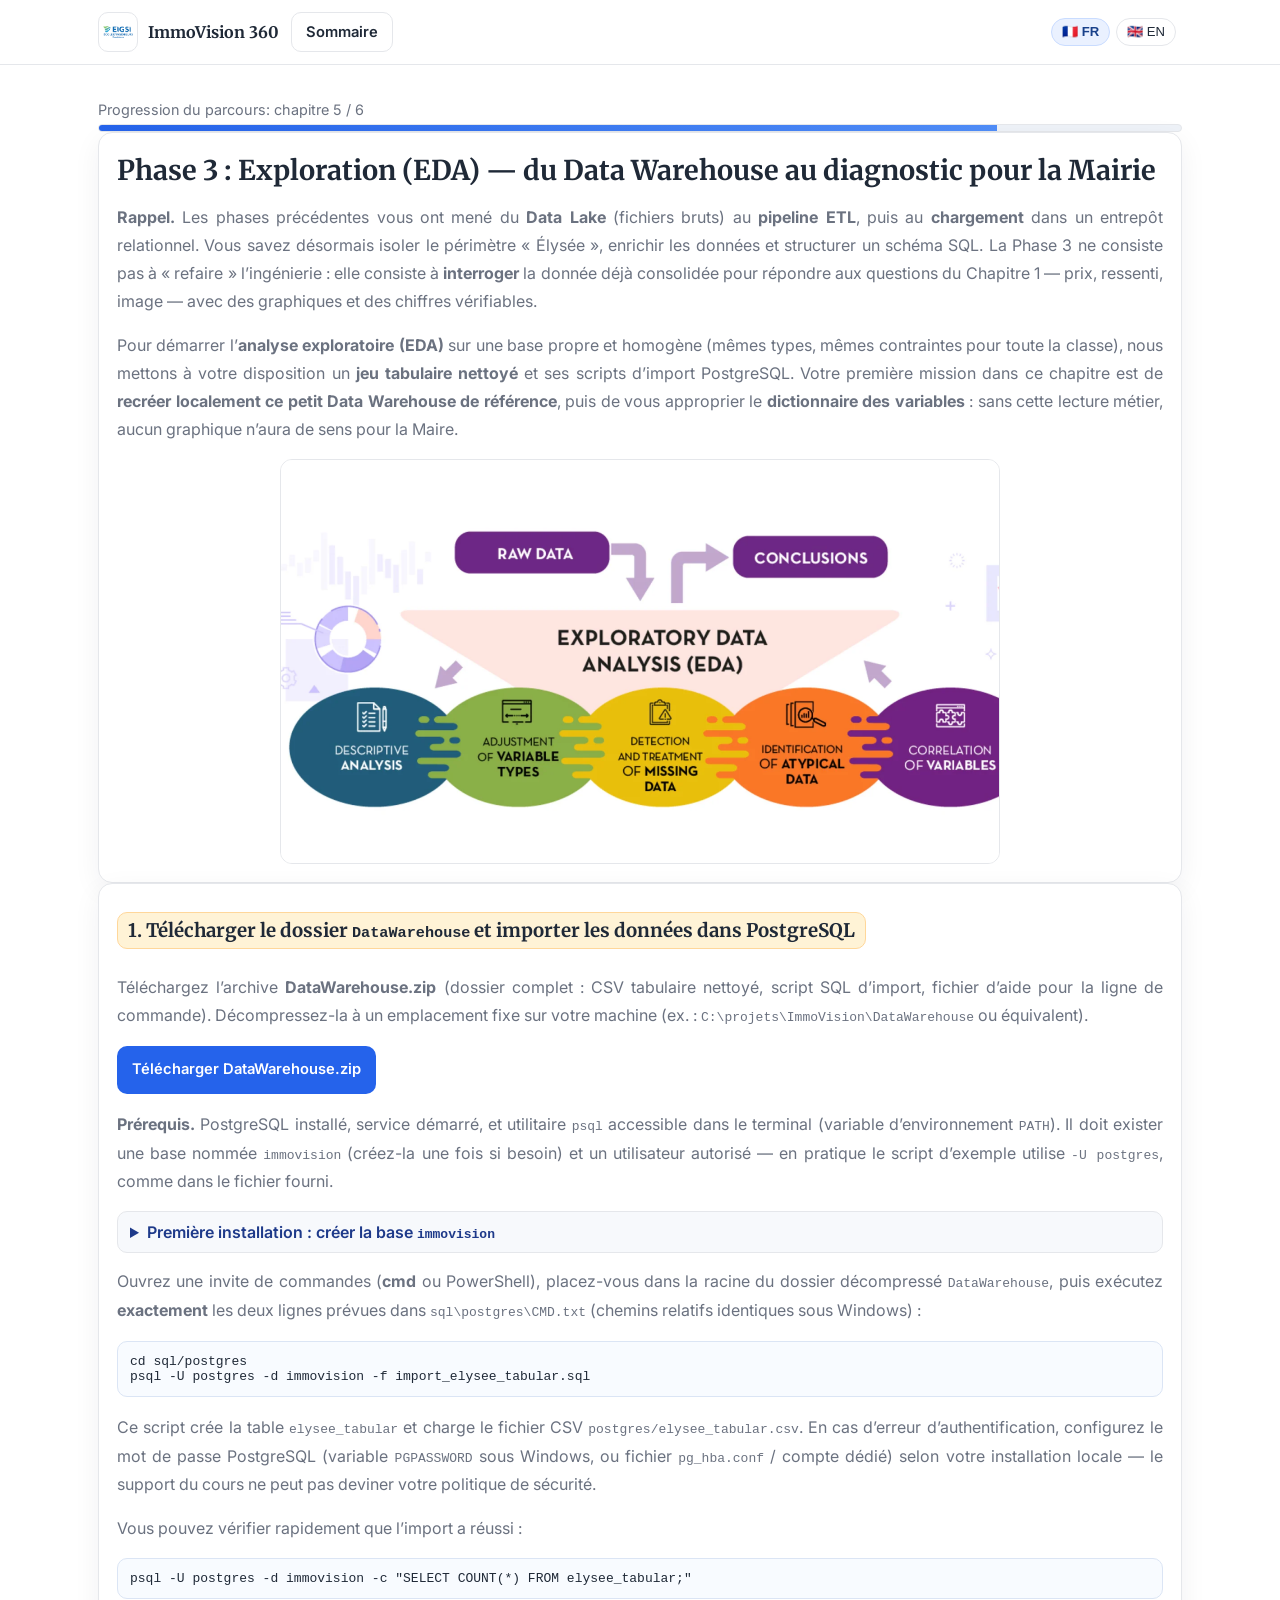
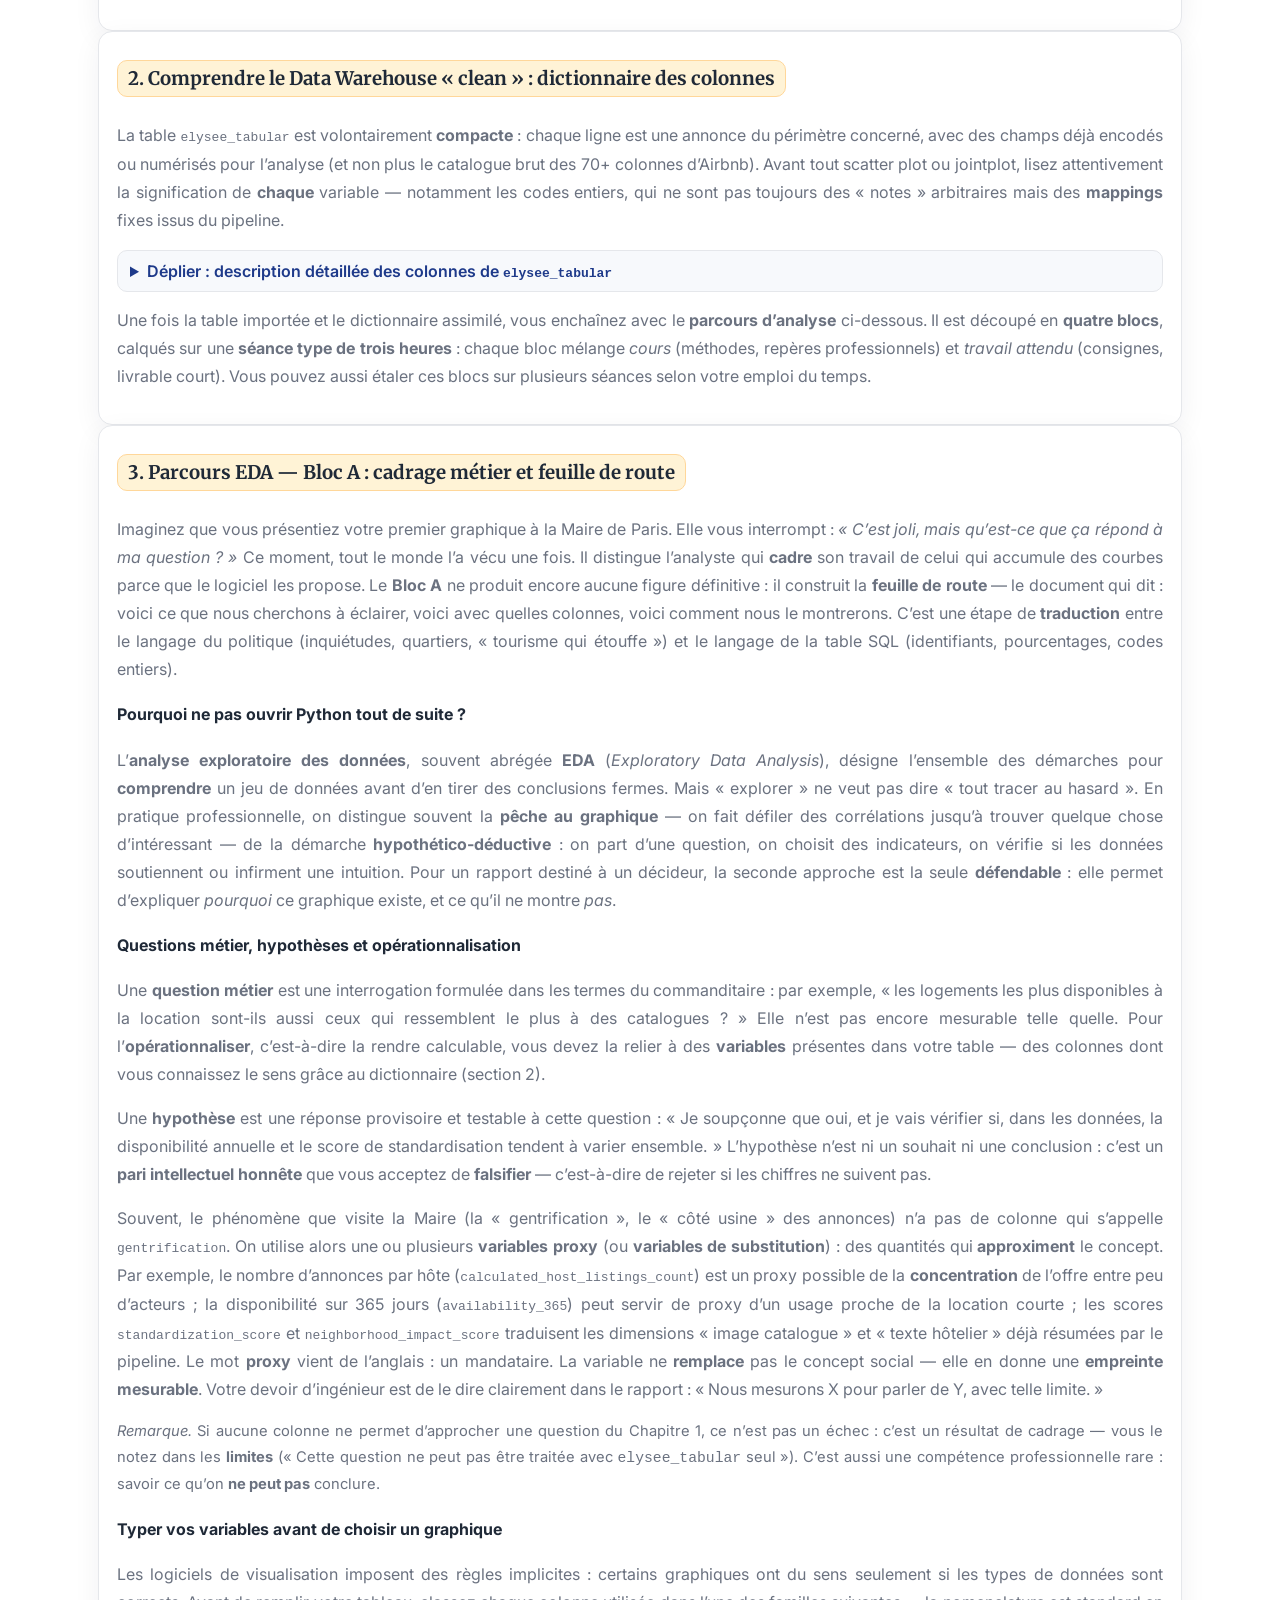
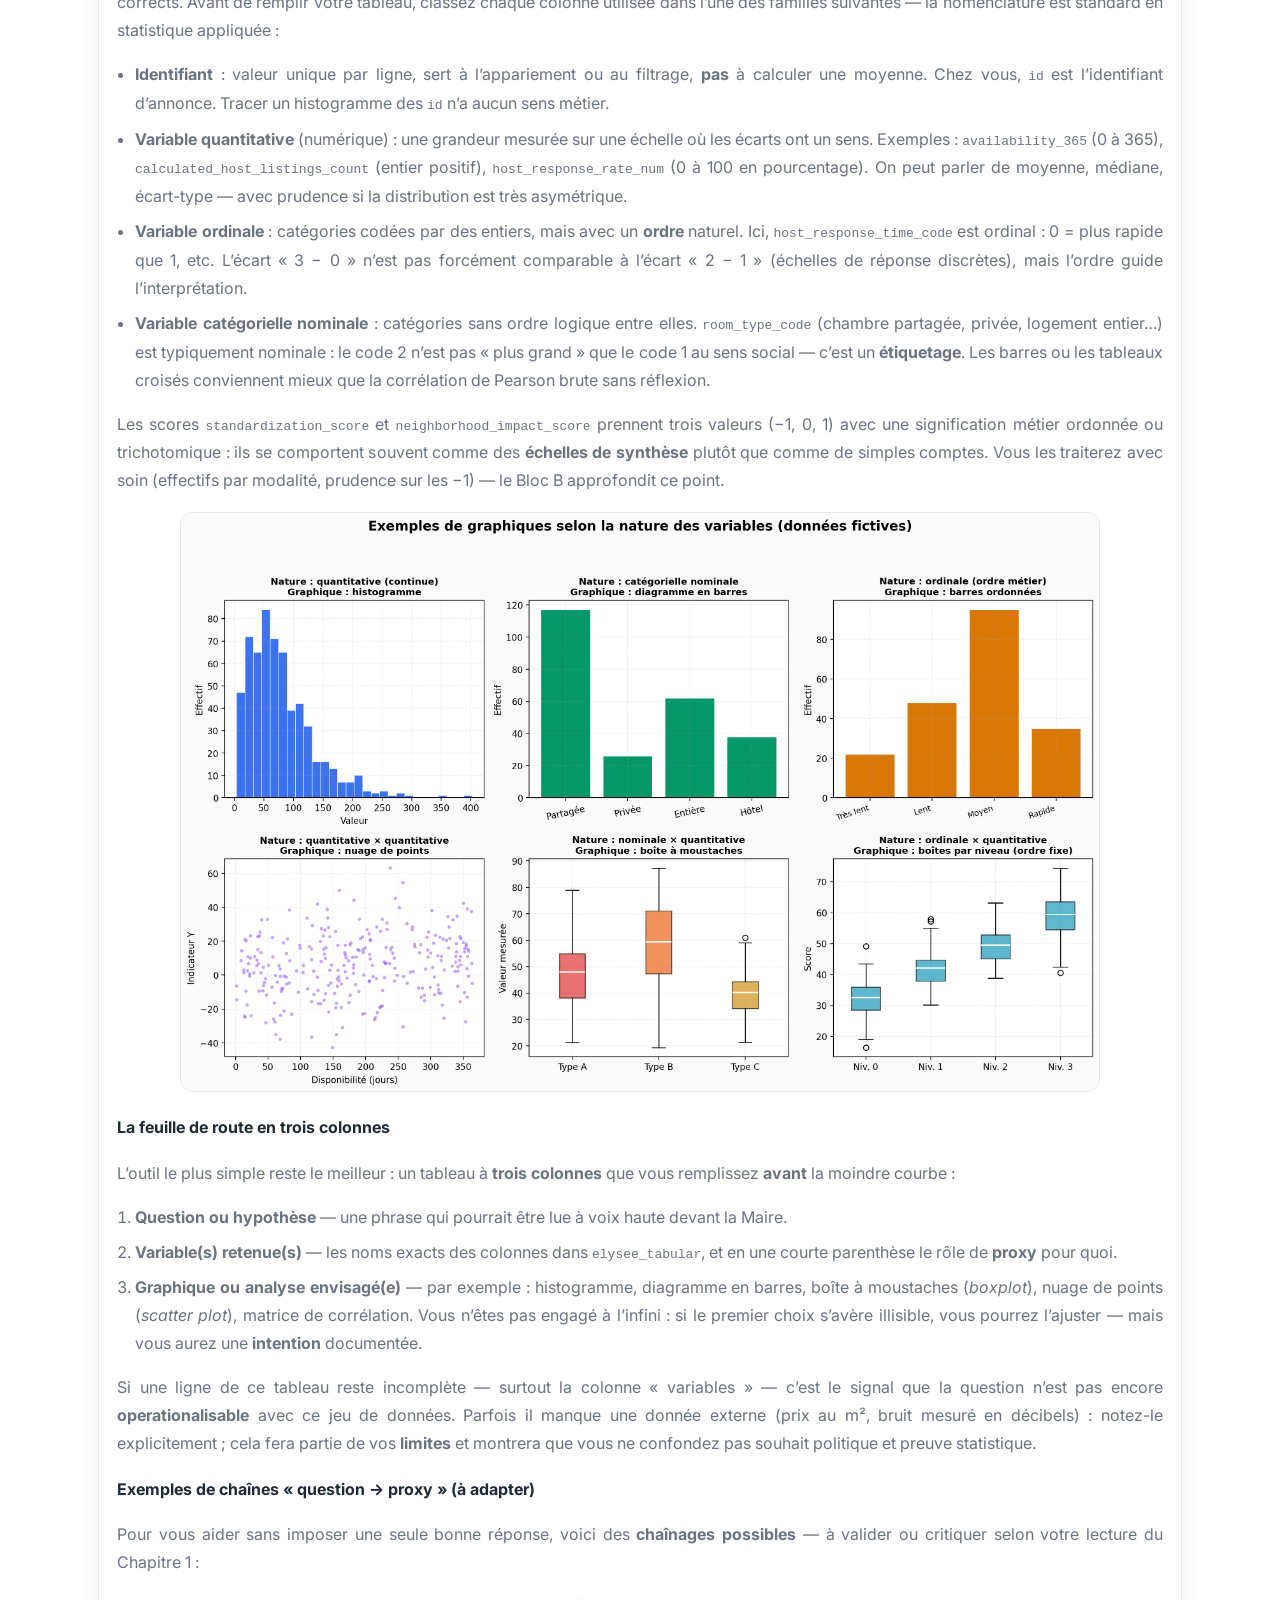
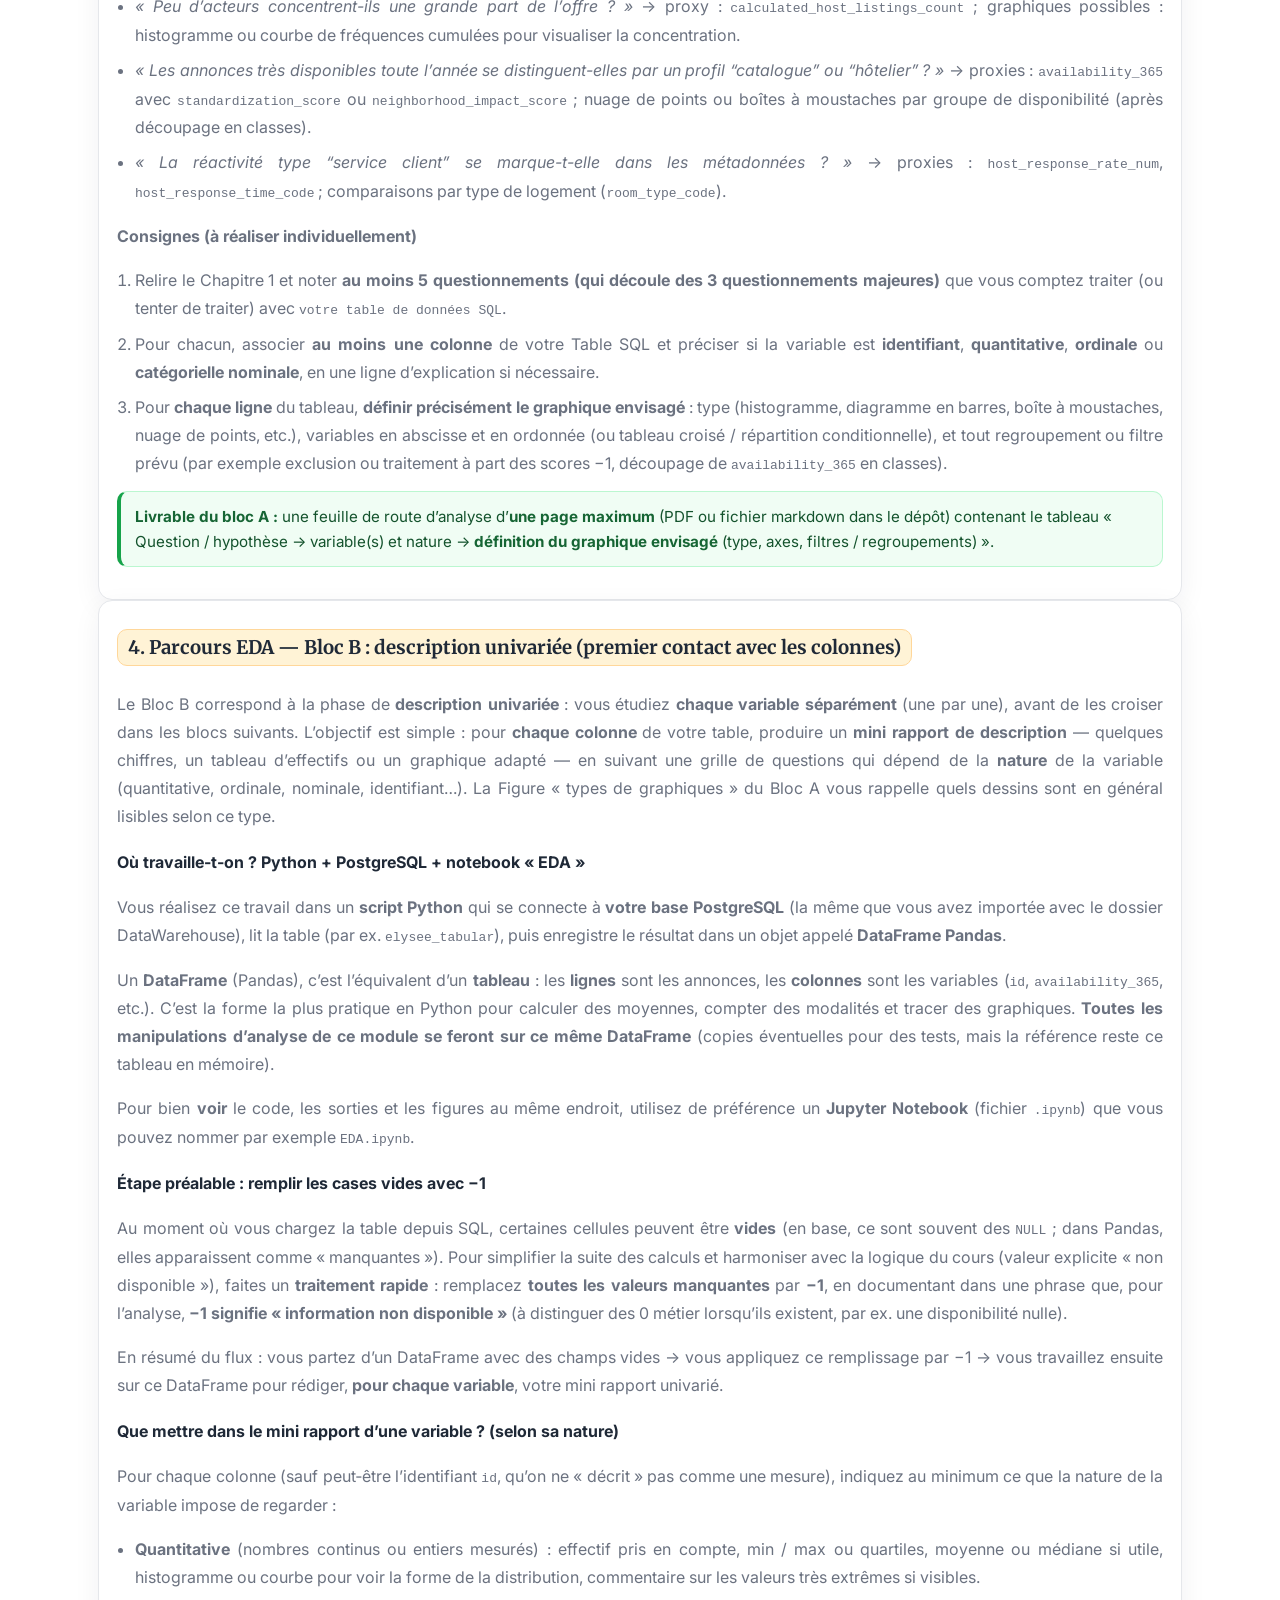
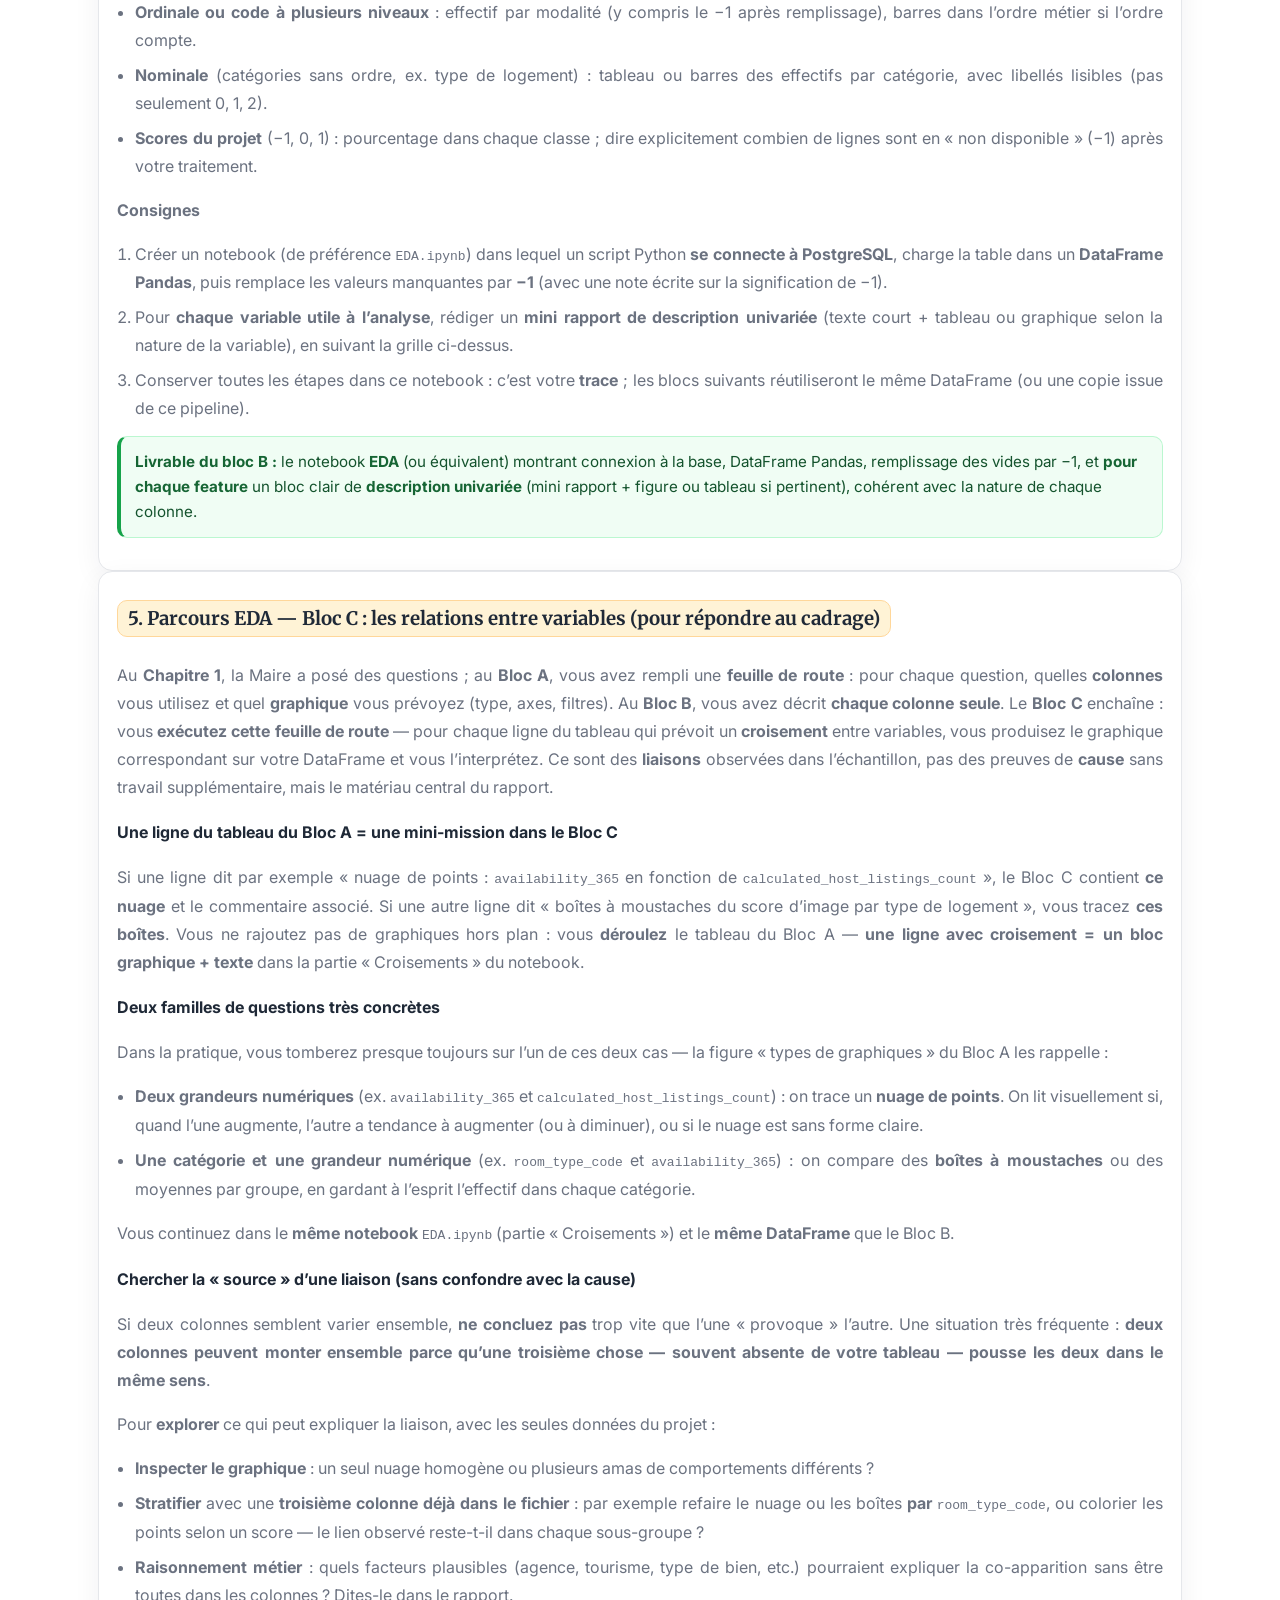
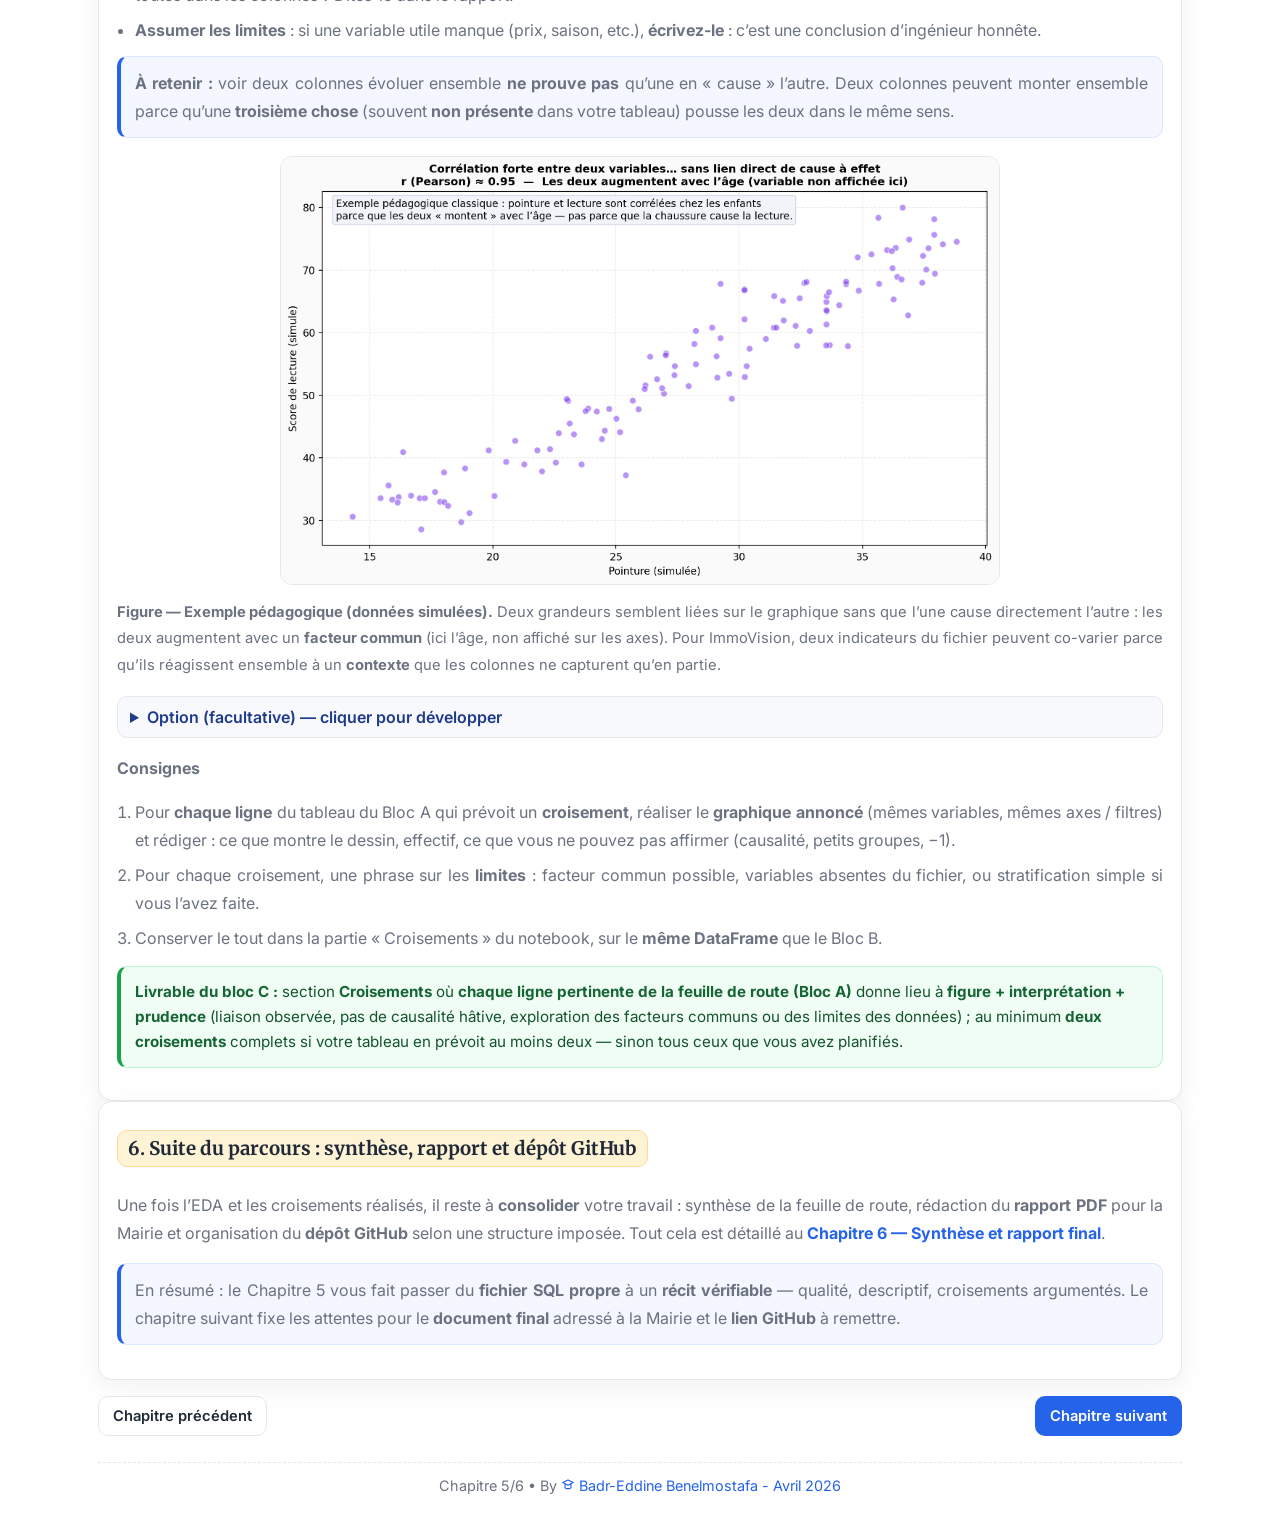
<file: pages/05-exploration.html>
<!DOCTYPE html>
<html lang="fr">
<head>
  <meta charset="UTF-8" />
  <meta name="viewport" content="width=device-width, initial-scale=1.0" />
  <title>Chapitre 5 - Phase 3 : EDA &amp; exploration</title>
  <link rel="preconnect" href="https://fonts.googleapis.com" />
  <link rel="preconnect" href="https://fonts.gstatic.com" crossorigin />
  <link href="https://fonts.googleapis.com/css2?family=Merriweather:wght@400;700&family=Inter:wght@300;400;600;700&display=swap" rel="stylesheet" />
  <link rel="stylesheet" href="../assets/css/style.css" />
</head>
<body data-chapter-index="5" data-chapter-total="6">
  <header class="topbar"><div class="topbar-inner"><div class="brand"><img class="brand-logo" src="../Figures/logo.png" alt="Logo" onerror="this.style.display='none'" /><div class="brand-text">ImmoVision 360</div></div><a class="btn btn-soft" href="../index.html">Sommaire</a></div></header>
  <main class="container">
    <div class="progress-wrap"><div class="progress-text" id="progressText"></div><div class="progress-bar"><div class="progress" id="progressBar"></div></div></div>

    <section class="card">
      <h2>Phase 3 : Exploration (EDA) — du Data Warehouse au diagnostic pour la Mairie</h2>

      <p class="lead">
        <strong>Rappel.</strong> Les phases précédentes vous ont mené du <strong>Data Lake</strong> (fichiers bruts) au <strong>pipeline ETL</strong>, puis au <strong>chargement</strong> dans un entrepôt relationnel. Vous savez désormais isoler le périmètre « Élysée », enrichir les données et structurer un schéma SQL. La Phase 3 ne consiste pas à « refaire » l’ingénierie : elle consiste à <strong>interroger</strong> la donnée déjà consolidée pour répondre aux questions du Chapitre&nbsp;1 — prix, ressenti, image — avec des graphiques et des chiffres vérifiables.
      </p>

      <p class="lead">
        Pour démarrer l’<strong>analyse exploratoire (EDA)</strong> sur une base propre et homogène (mêmes types, mêmes contraintes pour toute la classe), nous mettons à votre disposition un <strong>jeu tabulaire nettoyé</strong> et ses scripts d’import PostgreSQL. Votre première mission dans ce chapitre est de <strong>recréer localement ce petit Data Warehouse de référence</strong>, puis de vous approprier le <strong>dictionnaire des variables</strong> : sans cette lecture métier, aucun graphique n’aura de sens pour la Maire.
      </p>

      <img
        src="../Figures/Fig9.png"
        class="chapter-image"
        style="width:100%; max-width:720px; height:auto; display:block; margin:12px auto 0;"
        alt="Du brut aux conclusions : schéma de la démarche d’analyse"
        onerror="this.onerror=null;this.style.display='none';"
      />
    </section>

    <section class="card">
      <h3>1. Télécharger le dossier <code>DataWarehouse</code> et importer les données dans PostgreSQL</h3>

      <p class="lead">
        Téléchargez l’archive <strong>DataWarehouse.zip</strong> (dossier complet : CSV tabulaire nettoyé, script SQL d’import, fichier d’aide pour la ligne de commande). Décompressez-la à un emplacement fixe sur votre machine (ex.&nbsp;: <code>C:\projets\ImmoVision\DataWarehouse</code> ou équivalent).
      </p>

      <p style="margin-top:12px;">
        <a class="btn btn-primary" href="../DataWarehouse.zip" download>Télécharger DataWarehouse.zip</a>
      </p>

      <p class="lead" style="margin-top:14px;">
        <strong>Prérequis.</strong> PostgreSQL installé, service démarré, et utilitaire <code>psql</code> accessible dans le terminal (variable d’environnement <code>PATH</code>). Il doit exister une base nommée <code>immovision</code> (créez-la une fois si besoin) et un utilisateur autorisé — en pratique le script d’exemple utilise <code>-U postgres</code>, comme dans le fichier fourni.
      </p>

      <details style="margin-top:10px;">
        <summary style="cursor:pointer; font-weight:600;">Première installation : créer la base <code>immovision</code></summary>
        <p class="lead" style="margin-top:10px;">
          Sous <code>psql</code> en administrateur (souvent utilisateur <code>postgres</code>) :
        </p>
        <pre><code>CREATE DATABASE immovision;</code></pre>
        <p class="lead">Quittez puis reconnectez-vous sur <code>immovision</code> pour lancer l’import ci-dessous.</p>
      </details>

      <p class="lead" style="margin-top:14px;">
        Ouvrez une invite de commandes (<strong>cmd</strong> ou PowerShell), placez-vous dans la racine du dossier décompressé <code>DataWarehouse</code>, puis exécutez <strong>exactement</strong> les deux lignes prévues dans <code>sql\postgres\CMD.txt</code> (chemins relatifs identiques sous Windows) :
      </p>

      <pre><code>cd sql/postgres
psql -U postgres -d immovision -f import_elysee_tabular.sql</code></pre>

      <p class="lead">
        Ce script crée la table <code>elysee_tabular</code> et charge le fichier CSV <code>postgres/elysee_tabular.csv</code>. En cas d’erreur d’authentification, configurez le mot de passe PostgreSQL (variable <code>PGPASSWORD</code> sous Windows, ou fichier <code>pg_hba.conf</code> / compte dédié) selon votre installation locale — le support du cours ne peut pas deviner votre politique de sécurité.
      </p>

      <p class="lead">
        Vous pouvez vérifier rapidement que l’import a réussi :
      </p>
      <pre><code>psql -U postgres -d immovision -c "SELECT COUNT(*) FROM elysee_tabular;"</code></pre>
    </section>

    <section class="card">
      <h3>2. Comprendre le Data Warehouse « clean » : dictionnaire des colonnes</h3>

      <p class="lead">
        La table <code>elysee_tabular</code> est volontairement <strong>compacte</strong> : chaque ligne est une annonce du périmètre concerné, avec des champs déjà encodés ou numérisés pour l’analyse (et non plus le catalogue brut des 70+ colonnes d’Airbnb). Avant tout scatter plot ou jointplot, lisez attentivement la signification de <strong>chaque</strong> variable — notamment les codes entiers, qui ne sont pas toujours des « notes » arbitraires mais des <strong>mappings</strong> fixes issus du pipeline.
      </p>

      <details style="margin-top:12px;">
        <summary style="cursor:pointer; font-weight:600;">Déplier : description détaillée des colonnes de <code>elysee_tabular</code></summary>

        <div style="margin-top:12px;" class="lead">
          <p><strong><code>id</code></strong><br />
          Pas une catégorie : identifiant numérique de l’annonce (ex.&nbsp;2871271). Aucun «&nbsp;1 = …&nbsp;» ici.</p>

          <p><strong><code>calculated_host_listings_count</code></strong><br />
          Nombre entier (ex.&nbsp;1, 25, 184) = nombre d’annonces du même hôte. Plus la valeur est grande, plus l’hôte a d’annonces sur la plateforme.</p>

          <p><strong><code>availability_365</code></strong><br />
          Nombre entier de 0 à 365 = jours de disponibilité déclarés sur l’année.<br />
          Ex.&nbsp;: 0 → pas ouverte à la réservation sur la période considérée ; 365 → disponible toute l’année (selon la définition Airbnb).</p>

          <p><strong><code>host_response_rate_num</code></strong><br />
          Nombre décimal entre 0 et 100 (pas un code de catégorie) : part des messages auxquels l’hôte répond, comme un pourcentage.<br />
          Ex.&nbsp;: 100.0 → 100&nbsp;% ; 53.0 → 53&nbsp;% ; vide → pas d’info.</p>

          <p><strong><code>room_type_code</code></strong> (mapping fixe)</p>
          <table style="width:100%; border-collapse:collapse; margin:8px 0; font-size:0.95rem;">
            <thead>
              <tr style="border-bottom:1px solid var(--border);">
                <th style="text-align:left; padding:6px 8px;">Code</th>
                <th style="text-align:left; padding:6px 8px;">Signifie (catégorie d’origine Airbnb)</th>
              </tr>
            </thead>
            <tbody>
              <tr><td style="padding:6px 8px;">0</td><td style="padding:6px 8px;">→ Shared room (chambre partagée)</td></tr>
              <tr><td style="padding:6px 8px;">1</td><td style="padding:6px 8px;">→ Private room (chambre privée)</td></tr>
              <tr><td style="padding:6px 8px;">2</td><td style="padding:6px 8px;">→ Entire home/apt (logement entier)</td></tr>
              <tr><td style="padding:6px 8px;">3</td><td style="padding:6px 8px;">→ Hotel room (chambre type hôtel)</td></tr>
              <tr><td style="padding:6px 8px;">−1</td><td style="padding:6px 8px;">→ type inconnu ou valeur non reconnue</td></tr>
            </tbody>
          </table>

          <p><strong><code>host_response_time_code</code></strong> (mapping fixe, ordinal : plus petit = plus rapide)</p>
          <table style="width:100%; border-collapse:collapse; margin:8px 0; font-size:0.95rem;">
            <thead>
              <tr style="border-bottom:1px solid var(--border);">
                <th style="text-align:left; padding:6px 8px;">Code</th>
                <th style="text-align:left; padding:6px 8px;">Signifie (catégorie d’origine Airbnb)</th>
              </tr>
            </thead>
            <tbody>
              <tr><td style="padding:6px 8px;">0</td><td style="padding:6px 8px;">→ within an hour (dans l’heure)</td></tr>
              <tr><td style="padding:6px 8px;">1</td><td style="padding:6px 8px;">→ within a few hours (quelques heures)</td></tr>
              <tr><td style="padding:6px 8px;">2</td><td style="padding:6px 8px;">→ within a day (dans la journée)</td></tr>
              <tr><td style="padding:6px 8px;">3</td><td style="padding:6px 8px;">→ a few days or more (plusieurs jours)</td></tr>
              <tr><td style="padding:6px 8px;">−1</td><td style="padding:6px 8px;">→ délai inconnu ou non reconnu</td></tr>
            </tbody>
          </table>

          <p><strong><code>standardization_score</code></strong> (3 valeurs = 3 catégories résumées en chiffre)</p>
          <table style="width:100%; border-collapse:collapse; margin:8px 0; font-size:0.95rem;">
            <thead>
              <tr style="border-bottom:1px solid var(--border);">
                <th style="text-align:left; padding:6px 8px;">Score</th>
                <th style="text-align:left; padding:6px 8px;">Signifie (logique pipeline image)</th>
              </tr>
            </thead>
            <tbody>
              <tr><td style="padding:6px 8px;">1</td><td style="padding:6px 8px;">→ « Appartement industrialisé » (style très standardisé / catalogue)</td></tr>
              <tr><td style="padding:6px 8px;">0</td><td style="padding:6px 8px;">→ « Appartement personnel » (plus vécu, moins catalogue)</td></tr>
              <tr><td style="padding:6px 8px;">−1</td><td style="padding:6px 8px;">→ « Autre » (pas classable, pas d’image, erreur, etc.)</td></tr>
            </tbody>
          </table>

          <p><strong><code>neighborhood_impact_score</code></strong> (3 valeurs = 3 catégories résumées en chiffre)</p>
          <table style="width:100%; border-collapse:collapse; margin:8px 0; font-size:0.95rem;">
            <thead>
              <tr style="border-bottom:1px solid var(--border);">
                <th style="text-align:left; padding:6px 8px;">Score</th>
                <th style="text-align:left; padding:6px 8px;">Signifie (logique pipeline texte)</th>
              </tr>
            </thead>
            <tbody>
              <tr><td style="padding:6px 8px;">1</td><td style="padding:6px 8px;">→ « Hôtélisé » (processus pro, peu de lien humain, etc.)</td></tr>
              <tr><td style="padding:6px 8px;">0</td><td style="padding:6px 8px;">→ « Voisinage naturel » (échanges, vie de quartier, etc.)</td></tr>
              <tr><td style="padding:6px 8px;">−1</td><td style="padding:6px 8px;">→ « Autre » (ambigu, texte absent, erreur, etc.)</td></tr>
            </tbody>
          </table>
        </div>
      </details>

      <p class="lead" style="margin-top:14px;">
        Une fois la table importée et le dictionnaire assimilé, vous enchaînez avec le <strong>parcours d’analyse</strong> ci-dessous. Il est découpé en <strong>quatre blocs</strong>, calqués sur une <strong>séance type de trois heures</strong> : chaque bloc mélange <em>cours</em> (méthodes, repères professionnels) et <em>travail attendu</em> (consignes, livrable court). Vous pouvez aussi étaler ces blocs sur plusieurs séances selon votre emploi du temps.
      </p>
    </section>

    <section class="card">
      <h3>3. Parcours EDA — Bloc A : cadrage métier et feuille de route</h3>

      <p class="lead">
        Imaginez que vous présentiez votre premier graphique à la Maire de Paris. Elle vous interrompt : <em>« C’est joli, mais qu’est-ce que ça répond à ma question ? »</em> Ce moment, tout le monde l’a vécu une fois. Il distingue l’analyste qui <strong>cadre</strong> son travail de celui qui accumule des courbes parce que le logiciel les propose. Le <strong>Bloc&nbsp;A</strong> ne produit encore aucune figure définitive : il construit la <strong>feuille de route</strong> — le document qui dit : voici ce que nous cherchons à éclairer, voici avec quelles colonnes, voici comment nous le montrerons. C’est une étape de <strong>traduction</strong> entre le langage du politique (inquiétudes, quartiers, « tourisme qui étouffe ») et le langage de la table SQL (identifiants, pourcentages, codes entiers).
      </p>

      <h4>Pourquoi ne pas ouvrir Python tout de suite ?</h4>
      <p class="lead">
        L’<strong>analyse exploratoire des données</strong>, souvent abrégée <strong>EDA</strong> (<em>Exploratory Data Analysis</em>), désigne l’ensemble des démarches pour <strong>comprendre</strong> un jeu de données avant d’en tirer des conclusions fermes. Mais « explorer » ne veut pas dire « tout tracer au hasard ». En pratique professionnelle, on distingue souvent la <strong>pêche au graphique</strong> — on fait défiler des corrélations jusqu’à trouver quelque chose d’intéressant — de la démarche <strong>hypothético-déductive</strong> : on part d’une question, on choisit des indicateurs, on vérifie si les données soutiennent ou infirment une intuition. Pour un rapport destiné à un décideur, la seconde approche est la seule <strong>défendable</strong> : elle permet d’expliquer <em>pourquoi</em> ce graphique existe, et ce qu’il ne montre <em>pas</em>.
      </p>

      <h4>Questions métier, hypothèses et opérationnalisation</h4>
      <p class="lead">
        Une <strong>question métier</strong> est une interrogation formulée dans les termes du commanditaire : par exemple, « les logements les plus disponibles à la location sont-ils aussi ceux qui ressemblent le plus à des catalogues ? » Elle n’est pas encore mesurable telle quelle. Pour l’<strong>opérationnaliser</strong>, c’est-à-dire la rendre calculable, vous devez la relier à des <strong>variables</strong> présentes dans votre table — des colonnes dont vous connaissez le sens grâce au dictionnaire (section&nbsp;2).
      </p>
      <p class="lead">
        Une <strong>hypothèse</strong> est une réponse provisoire et testable à cette question : « Je soupçonne que oui, et je vais vérifier si, dans les données, la disponibilité annuelle et le score de standardisation tendent à varier ensemble. » L’hypothèse n’est ni un souhait ni une conclusion : c’est un <strong>pari intellectuel honnête</strong> que vous acceptez de <strong>falsifier</strong> — c’est-à-dire de rejeter si les chiffres ne suivent pas.
      </p>
      <p class="lead">
        Souvent, le phénomène que visite la Maire (la « gentrification », le « côté usine » des annonces) n’a pas de colonne qui s’appelle <code>gentrification</code>. On utilise alors une ou plusieurs <strong>variables proxy</strong> (ou <strong>variables de substitution</strong>) : des quantités qui <strong>approximent</strong> le concept. Par exemple, le nombre d’annonces par hôte (<code>calculated_host_listings_count</code>) est un proxy possible de la <strong>concentration</strong> de l’offre entre peu d’acteurs ; la disponibilité sur 365 jours (<code>availability_365</code>) peut servir de proxy d’un usage proche de la location courte ; les scores <code>standardization_score</code> et <code>neighborhood_impact_score</code> traduisent les dimensions « image catalogue » et « texte hôtelier » déjà résumées par le pipeline. Le mot <strong>proxy</strong> vient de l’anglais : un mandataire. La variable ne <strong>remplace</strong> pas le concept social — elle en donne une <strong>empreinte mesurable</strong>. Votre devoir d’ingénieur est de le dire clairement dans le rapport : « Nous mesurons X pour parler de Y, avec telle limite. »
      </p>
      <p class="lead" style="font-size:0.92rem; color:var(--muted);">
        <em>Remarque.</em> Si aucune colonne ne permet d’approcher une question du Chapitre&nbsp;1, ce n’est pas un échec : c’est un résultat de cadrage — vous le notez dans les <strong>limites</strong> (« Cette question ne peut pas être traitée avec <code>elysee_tabular</code> seul »). C’est aussi une compétence professionnelle rare : savoir ce qu’on <strong>ne peut pas</strong> conclure.
      </p>

      <h4>Typer vos variables avant de choisir un graphique</h4>
      <p class="lead">
        Les logiciels de visualisation imposent des règles implicites : certains graphiques ont du sens seulement si les types de données sont corrects. Avant de remplir votre tableau, classez chaque colonne utilisée dans l’une des familles suivantes — la nomenclature est standard en statistique appliquée :
      </p>
      <ul class="cover-list">
        <li><strong>Identifiant</strong> : valeur unique par ligne, sert à l’appariement ou au filtrage, <strong>pas</strong> à calculer une moyenne. Chez vous, <code>id</code> est l’identifiant d’annonce. Tracer un histogramme des <code>id</code> n’a aucun sens métier.</li>
        <li><strong>Variable quantitative</strong> (numérique) : une grandeur mesurée sur une échelle où les écarts ont un sens. Exemples : <code>availability_365</code> (0 à 365), <code>calculated_host_listings_count</code> (entier positif), <code>host_response_rate_num</code> (0 à 100 en pourcentage). On peut parler de moyenne, médiane, écart-type — avec prudence si la distribution est très asymétrique.</li>
        <li><strong>Variable ordinale</strong> : catégories codées par des entiers, mais avec un <strong>ordre</strong> naturel. Ici, <code>host_response_time_code</code> est ordinal : 0 = plus rapide que 1, etc. L’écart « 3 − 0 » n’est pas forcément comparable à l’écart « 2 − 1 » (échelles de réponse discrètes), mais l’ordre guide l’interprétation.</li>
        <li><strong>Variable catégorielle nominale</strong> : catégories sans ordre logique entre elles. <code>room_type_code</code> (chambre partagée, privée, logement entier…) est typiquement nominale : le code 2 n’est pas « plus grand » que le code 1 au sens social — c’est un <strong>étiquetage</strong>. Les barres ou les tableaux croisés conviennent mieux que la corrélation de Pearson brute sans réflexion.</li>
      </ul>

      

      <p class="lead">
        Les scores <code>standardization_score</code> et <code>neighborhood_impact_score</code> prennent trois valeurs (−1, 0, 1) avec une signification métier ordonnée ou trichotomique : ils se comportent souvent comme des <strong>échelles de synthèse</strong> plutôt que comme de simples comptes. Vous les traiterez avec soin (effectifs par modalité, prudence sur les −1) — le Bloc&nbsp;B approfondit ce point.
      </p>
      <figure style="margin:18px 0; text-align:center;">
        <img
          src="../Figures/Fig_chart_types_guide.png"
          alt="Exemples de graphiques selon la nature des variables : histogramme, barres, nuage de points, boîtes à moustaches (données fictives)"
          class="chapter-image"
          style="width:100%; max-width:920px; height:auto; border-radius:12px;"
          loading="lazy"
        />
        
      </figure>

      <h4>La feuille de route en trois colonnes</h4>
      <p class="lead">
        L’outil le plus simple reste le meilleur : un tableau à <strong>trois colonnes</strong> que vous remplissez <strong>avant</strong> la moindre courbe :
      </p>
      <ol class="cover-list">
        <li><strong>Question ou hypothèse</strong> — une phrase qui pourrait être lue à voix haute devant la Maire.</li>
        <li><strong>Variable(s) retenue(s)</strong> — les noms exacts des colonnes dans <code>elysee_tabular</code>, et en une courte parenthèse le rôle de <strong>proxy</strong> pour quoi.</li>
        <li><strong>Graphique ou analyse envisagé(e)</strong> — par exemple : histogramme, diagramme en barres, boîte à moustaches (<em>boxplot</em>), nuage de points (<em>scatter plot</em>), matrice de corrélation. Vous n’êtes pas engagé à l’infini : si le premier choix s’avère illisible, vous pourrez l’ajuster — mais vous aurez une <strong>intention</strong> documentée.</li>
      </ol>
      <p class="lead">
        Si une ligne de ce tableau reste incomplète — surtout la colonne « variables » — c’est le signal que la question n’est pas encore <strong>operationalisable</strong> avec ce jeu de données. Parfois il manque une donnée externe (prix au m², bruit mesuré en décibels) : notez-le explicitement ; cela fera partie de vos <strong>limites</strong> et montrera que vous ne confondez pas souhait politique et preuve statistique.
      </p>

      <h4>Exemples de chaînes « question → proxy » (à adapter)</h4>
      <p class="lead">
        Pour vous aider sans imposer une seule bonne réponse, voici des <strong>chaînages possibles</strong> — à valider ou critiquer selon votre lecture du Chapitre&nbsp;1 :
      </p>
      <ul class="cover-list">
        <li><em>« Peu d’acteurs concentrent-ils une grande part de l’offre ? »</em> → proxy : <code>calculated_host_listings_count</code> ; graphiques possibles : histogramme ou courbe de fréquences cumulées pour visualiser la concentration.</li>
        <li><em>« Les annonces très disponibles toute l’année se distinguent-elles par un profil “catalogue” ou “hôtelier” ? »</em> → proxies : <code>availability_365</code> avec <code>standardization_score</code> ou <code>neighborhood_impact_score</code> ; nuage de points ou boîtes à moustaches par groupe de disponibilité (après découpage en classes).</li>
        <li><em>« La réactivité type “service client” se marque-t-elle dans les métadonnées ? »</em> → proxies : <code>host_response_rate_num</code>, <code>host_response_time_code</code> ; comparaisons par type de logement (<code>room_type_code</code>).</li>
      </ul>


      <p class="lead"><strong>Consignes (à réaliser individuellement)</strong></p>
      <ol class="cover-list">
        <li>Relire le Chapitre&nbsp;1 et noter <strong>au moins 5 questionnements (qui découle des 3 questionnements majeures)</strong> que vous comptez traiter (ou tenter de traiter) avec <code>votre table de données SQL</code>.</li>
        <li>Pour chacun, associer <strong>au moins une colonne</strong> de votre Table SQL et préciser si la variable est <strong>identifiant</strong>, <strong>quantitative</strong>, <strong>ordinale</strong> ou <strong>catégorielle nominale</strong>, en une ligne d’explication si nécessaire.</li>
        <li>Pour <strong>chaque ligne</strong> du tableau, <strong>définir précisément le graphique envisagé</strong> : type (histogramme, diagramme en barres, boîte à moustaches, nuage de points, etc.), variables en abscisse et en ordonnée (ou tableau croisé / répartition conditionnelle), et tout regroupement ou filtre prévu (par exemple exclusion ou traitement à part des scores −1, découpage de <code>availability_365</code> en classes).</li>
      </ol>

      <div class="livrable-bloc">
        <strong>Livrable du bloc A :</strong> une feuille de route d’analyse d’<strong>une page maximum</strong> (PDF ou fichier markdown dans le dépôt) contenant le tableau « Question / hypothèse → variable(s) et nature → <strong>définition du graphique envisagé</strong> (type, axes, filtres / regroupements) ».
      </div>
    </section>

    <section class="card">
      <h3>4. Parcours EDA — Bloc B : description univariée (premier contact avec les colonnes)</h3>

      <p class="lead">
        Le Bloc&nbsp;B correspond à la phase de <strong>description univariée</strong> : vous étudiez <strong>chaque variable séparément</strong> (une par une), avant de les croiser dans les blocs suivants. L’objectif est simple : pour <strong>chaque colonne</strong> de votre table, produire un <strong>mini rapport de description</strong> — quelques chiffres, un tableau d’effectifs ou un graphique adapté — en suivant une grille de questions qui dépend de la <strong>nature</strong> de la variable (quantitative, ordinale, nominale, identifiant…). La Figure « types de graphiques » du Bloc&nbsp;A vous rappelle quels dessins sont en général lisibles selon ce type.
      </p>

      <h4>Où travaille-t-on ? Python + PostgreSQL + notebook « EDA »</h4>
      <p class="lead">
        Vous réalisez ce travail dans un <strong>script Python</strong> qui se connecte à <strong>votre base PostgreSQL</strong> (la même que vous avez importée avec le dossier DataWarehouse), lit la table (par ex. <code>elysee_tabular</code>), puis enregistre le résultat dans un objet appelé <strong>DataFrame Pandas</strong>.
      </p>
      <p class="lead">
        Un <strong>DataFrame</strong> (Pandas), c’est l’équivalent d’un <strong>tableau</strong> : les <strong>lignes</strong> sont les annonces, les <strong>colonnes</strong> sont les variables (<code>id</code>, <code>availability_365</code>, etc.). C’est la forme la plus pratique en Python pour calculer des moyennes, compter des modalités et tracer des graphiques. <strong>Toutes les manipulations d’analyse de ce module se feront sur ce même DataFrame</strong> (copies éventuelles pour des tests, mais la référence reste ce tableau en mémoire).
      </p>
      <p class="lead">
        Pour bien <strong>voir</strong> le code, les sorties et les figures au même endroit, utilisez de préférence un <strong>Jupyter Notebook</strong> (fichier <code>.ipynb</code>) que vous pouvez nommer par exemple <code>EDA.ipynb</code>.
      </p>

      <h4>Étape préalable : remplir les cases vides avec −1</h4>
      <p class="lead">
        Au moment où vous chargez la table depuis SQL, certaines cellules peuvent être <strong>vides</strong> (en base, ce sont souvent des <code>NULL</code> ; dans Pandas, elles apparaissent comme « manquantes »). Pour simplifier la suite des calculs et harmoniser avec la logique du cours (valeur explicite « non disponible »), faites un <strong>traitement rapide</strong> : remplacez <strong>toutes les valeurs manquantes</strong> par <strong>−1</strong>, en documentant dans une phrase que, pour l’analyse, <strong>−1 signifie « information non disponible »</strong> (à distinguer des 0 métier lorsqu’ils existent, par ex. une disponibilité nulle).
      </p>
      <p class="lead">
        En résumé du flux : vous partez d’un DataFrame avec des champs vides → vous appliquez ce remplissage par −1 → vous travaillez ensuite sur ce DataFrame pour rédiger, <strong>pour chaque variable</strong>, votre mini rapport univarié.
      </p>

      <h4>Que mettre dans le mini rapport d’une variable ? (selon sa nature)</h4>
      <p class="lead">
        Pour chaque colonne (sauf peut‑être l’identifiant <code>id</code>, qu’on ne « décrit » pas comme une mesure), indiquez au minimum ce que la nature de la variable impose de regarder :
      </p>
      <ul class="cover-list">
        <li><strong>Quantitative</strong> (nombres continus ou entiers mesurés) : effectif pris en compte, min / max ou quartiles, moyenne ou médiane si utile, histogramme ou courbe pour voir la forme de la distribution, commentaire sur les valeurs très extrêmes si visibles.</li>
        <li><strong>Ordinale ou code à plusieurs niveaux</strong> : effectif par modalité (y compris le −1 après remplissage), barres dans l’ordre métier si l’ordre compte.</li>
        <li><strong>Nominale</strong> (catégories sans ordre, ex. type de logement) : tableau ou barres des effectifs par catégorie, avec libellés lisibles (pas seulement 0, 1, 2).</li>
        <li><strong>Scores du projet</strong> (−1, 0, 1) : pourcentage dans chaque classe ; dire explicitement combien de lignes sont en « non disponible » (−1) après votre traitement.</li>
      </ul>

      <p class="lead"><strong>Consignes</strong></p>
      <ol class="cover-list">
        <li>Créer un notebook (de préférence <code>EDA.ipynb</code>) dans lequel un script Python <strong>se connecte à PostgreSQL</strong>, charge la table dans un <strong>DataFrame Pandas</strong>, puis remplace les valeurs manquantes par <strong>−1</strong> (avec une note écrite sur la signification de −1).</li>
        <li>Pour <strong>chaque variable utile à l’analyse</strong>, rédiger un <strong>mini rapport de description univariée</strong> (texte court + tableau ou graphique selon la nature de la variable), en suivant la grille ci-dessus.</li>
        <li>Conserver toutes les étapes dans ce notebook : c’est votre <strong>trace</strong> ; les blocs suivants réutiliseront le même DataFrame (ou une copie issue de ce pipeline).</li>
      </ol>

      <div class="livrable-bloc">
        <strong>Livrable du bloc B :</strong> le notebook <strong>EDA</strong> (ou équivalent) montrant connexion à la base, DataFrame Pandas, remplissage des vides par −1, et <strong>pour chaque feature</strong> un bloc clair de <strong>description univariée</strong> (mini rapport + figure ou tableau si pertinent), cohérent avec la nature de chaque colonne.
      </div>
    </section>

    <section class="card">
      <h3>5. Parcours EDA — Bloc C : les relations entre variables (pour répondre au cadrage)</h3>

      <p class="lead">
        Au <strong>Chapitre&nbsp;1</strong>, la Maire a posé des questions ; au <strong>Bloc&nbsp;A</strong>, vous avez rempli une <strong>feuille de route</strong> : pour chaque question, quelles <strong>colonnes</strong> vous utilisez et quel <strong>graphique</strong> vous prévoyez (type, axes, filtres). Au <strong>Bloc&nbsp;B</strong>, vous avez décrit <strong>chaque colonne seule</strong>. Le <strong>Bloc&nbsp;C</strong> enchaîne : vous <strong>exécutez cette feuille de route</strong> — pour chaque ligne du tableau qui prévoit un <strong>croisement</strong> entre variables, vous produisez le graphique correspondant sur votre DataFrame et vous l’interprétez. Ce sont des <strong>liaisons</strong> observées dans l’échantillon, pas des preuves de <strong>cause</strong> sans travail supplémentaire, mais le matériau central du rapport.
      </p>

      <h4>Une ligne du tableau du Bloc&nbsp;A = une mini-mission dans le Bloc&nbsp;C</h4>
      <p class="lead">
        Si une ligne dit par exemple « nuage de points : <code>availability_365</code> en fonction de <code>calculated_host_listings_count</code> », le Bloc&nbsp;C contient <strong>ce nuage</strong> et le commentaire associé. Si une autre ligne dit « boîtes à moustaches du score d’image par type de logement », vous tracez <strong>ces boîtes</strong>. Vous ne rajoutez pas de graphiques hors plan : vous <strong>déroulez</strong> le tableau du Bloc&nbsp;A — <strong>une ligne avec croisement = un bloc graphique + texte</strong> dans la partie « Croisements » du notebook.
      </p>

      <h4>Deux familles de questions très concrètes</h4>
      <p class="lead">
        Dans la pratique, vous tomberez presque toujours sur l’un de ces deux cas — la figure « types de graphiques » du Bloc&nbsp;A les rappelle :
      </p>
      <ul class="cover-list">
        <li><strong>Deux grandeurs numériques</strong> (ex. <code>availability_365</code> et <code>calculated_host_listings_count</code>) : on trace un <strong>nuage de points</strong>. On lit visuellement si, quand l’une augmente, l’autre a tendance à augmenter (ou à diminuer), ou si le nuage est sans forme claire.</li>
        <li><strong>Une catégorie et une grandeur numérique</strong> (ex. <code>room_type_code</code> et <code>availability_365</code>) : on compare des <strong>boîtes à moustaches</strong> ou des moyennes par groupe, en gardant à l’esprit l’effectif dans chaque catégorie.</li>
      </ul>
      <p class="lead">
        Vous continuez dans le <strong>même notebook</strong> <code>EDA.ipynb</code> (partie « Croisements ») et le <strong>même DataFrame</strong> que le Bloc&nbsp;B.
      </p>

      <h4>Chercher la « source » d’une liaison (sans confondre avec la cause)</h4>
      <p class="lead">
        Si deux colonnes semblent varier ensemble, <strong>ne concluez pas</strong> trop vite que l’une « provoque » l’autre. Une situation très fréquente : <strong>deux colonnes peuvent monter ensemble parce qu’une troisième chose — souvent absente de votre tableau — pousse les deux dans le même sens</strong>.
      </p>
      <p class="lead">
        Pour <strong>explorer</strong> ce qui peut expliquer la liaison, avec les seules données du projet :
      </p>
      <ul class="cover-list">
        <li><strong>Inspecter le graphique</strong> : un seul nuage homogène ou plusieurs amas de comportements différents ?</li>
        <li><strong>Stratifier</strong> avec une <strong>troisième colonne déjà dans le fichier</strong> : par exemple refaire le nuage ou les boîtes <strong>par</strong> <code>room_type_code</code>, ou colorier les points selon un score — le lien observé reste-t-il dans chaque sous-groupe ?</li>
        <li><strong>Raisonnement métier</strong> : quels facteurs plausibles (agence, tourisme, type de bien, etc.) pourraient expliquer la co-apparition sans être toutes dans les colonnes ? Dites-le dans le rapport.</li>
        <li><strong>Assumer les limites</strong> : si une variable utile manque (prix, saison, etc.), <strong>écrivez-le</strong> : c’est une conclusion d’ingénieur honnête.</li>
      </ul>

      <p class="quote" style="margin-top:12px;">
        <strong>À retenir :</strong> voir deux colonnes évoluer ensemble <strong>ne prouve pas</strong> qu’une en « cause » l’autre. Deux colonnes peuvent monter ensemble parce qu’une <strong>troisième chose</strong> (souvent <strong>non présente</strong> dans votre tableau) pousse les deux dans le même sens.
      </p>

      <figure style="margin:18px 0; text-align:center;">
        <img
          src="../Figures/Fig_corr_facteur_commun.png"
          alt="Nuage pointure versus score de lecture : liaison forte mais facteur commun âge"
          class="chapter-image"
          style="width:100%; max-width:720px; height:auto; border-radius:12px;"
          loading="lazy"
        />
        <figcaption class="lead" style="margin-top:10px; font-size:0.92rem;">
          <strong>Figure — Exemple pédagogique (données simulées).</strong> Deux grandeurs semblent liées sur le graphique sans que l’une cause directement l’autre : les deux augmentent avec un <strong>facteur commun</strong> (ici l’âge, non affiché sur les axes). Pour ImmoVision, deux indicateurs du fichier peuvent co-varier parce qu’ils réagissent ensemble à un <strong>contexte</strong> que les colonnes ne capturent qu’en partie.
        </figcaption>
      </figure>

      <details style="margin-top:14px;">
        <summary style="cursor:pointer; font-weight:600;">Option (facultative) — cliquer pour développer</summary>
        <div style="margin-top:12px;">
          <p class="lead">
            Une fois que vous avez <strong>traité chaque ligne</strong> pertinente de la feuille de route et <strong>analysé</strong> les croisements (figures + interprétation + prudence), vous pouvez, si le temps le permet, <strong>explorer d’autres pistes</strong> au-delà du strict minimum du Bloc&nbsp;C. Ce n’est <strong>pas requis</strong> pour valider le bloc : le cœur du livrable reste la <strong>traduction systématique</strong> de votre plan en graphiques commentés.
          </p>
          <p class="lead">
            Par exemple, une <strong>analyse en composantes principales (ACP, PCA en anglais)</strong> part de plusieurs <strong>variables numériques</strong> à la fois. Dans le jeu <code>elysee_tabular</code>, les colonnes utiles pour ce type de vue sont en pratique les <strong>sept « features » numériques</strong> (hors <code>id</code>) : l’identifiant d’annonce n’est pas une grandeur métier à mélanger avec les indicateurs — on parle donc d’un espace en <strong>« 7D »</strong> (une dimension par variable retenue). L’ACP construit de nouveaux axes — en pratique un <strong>plan en 2D</strong> (<strong>PC1</strong>, <strong>PC2</strong>) — qui résument une grande partie de la variabilité. On peut alors <strong>regarder</strong> si les points se séparent en <strong>deux nuages</strong> (par exemple un profil « très standardisé / industrialisé » et un autre « plus personnel / habituel ») ou s’ils forment <strong>un seul amas</strong> sans frontière nette. L’ACP <strong>n’impose pas</strong> une vérité métier : elle aide à <strong>visualiser</strong> des profils à recouper avec vos colonnes et le contexte du projet.
          </p>
          <p class="lead">
            Un <strong>clustering</strong> (k-means, etc.) peut aller dans le même sens en proposant des groupes, avec les mêmes précautions d’interprétation.
          </p>

          <figure style="margin:18px 0; text-align:center;">
            <img
              src="../Figures/Fig_pca_interpretation.png"
              alt="Plan ACP : à gauche deux nuages séparés, à droite un nuage homogène sans deux clusters nets"
              class="chapter-image"
              style="width:100%; max-width:900px; height:auto; border-radius:12px;"
              loading="lazy"
            />
            <figcaption class="lead" style="margin-top:10px; font-size:0.92rem;">
              <strong>Figure — Interpréter un plan PCA (données simulées, 7 variables hors identifiant → 2 axes).</strong> <strong>Gauche :</strong> deux groupes (ex. « profil 1 » et « profil 2 ») restent séparés après projection — on peut envisager deux comportements distincts sur les combinaisons de variables. <strong>Droite :</strong> un seul nuage — pas de <strong>deux clusters</strong> évidents sur ce plan ; la variabilité ne se lit pas comme deux blocs.
            </figcaption>
          </figure>

          <h4 style="margin-top:18px; font-size:1.05rem;">Perspectives supplémentaires</h4>
          <p class="lead">
            Au-delà de l’ACP, vous pouvez <strong>cartographier les liaisons linéaires</strong> entre variables numériques avec une <strong>matrice de corrélations de Pearson</strong> (et une heatmap pour la lecture rapide des paires fortes ou faibles). Cela complète les nuages deux à deux : vous voyez d’un coup l’ensemble des <strong>scores</strong> entre couples de colonnes, tout en gardant en tête les limites déjà vues dans ce chapitre (liaison ≠ causalité, sensibilité aux valeurs aberrantes — la corrélation de <strong>Spearman</strong> peut servir de variante « rang » si besoin).
          </p>
          <p class="lead" style="margin-top:12px;">
            Il existe aussi des <strong>méthodes statistiques</strong> qui complètent les graphiques pour <strong>étudier des relations entre deux variables</strong> — ou entre une <strong>variable numérique</strong> et des <strong>groupes</strong> définis par une catégorie. On parle souvent d’analyses <strong>bivariées</strong> lorsqu’on cherche à quantifier une association, une différence de moyennes ou une dépendance entre modalités ; chaque procédure impose ses <strong>conditions</strong> (effectifs, types de variables, hypothèses du test). Comme par exemple :
          </p>
          <p class="lead">
            <strong>Test <em>t</em> de Student / ANOVA</strong> : utiles pour examiner si une <strong>différence de moyennes</strong> entre <strong>deux groupes</strong> (test <em>t</em>) ou <strong>plusieurs groupes</strong> (ANOVA) est plutôt compatible avec le <strong>hasard</strong> ou suggère un <strong>écart réel</strong> — sous conditions (effectifs, hypothèses du test, variables adaptées). Exemple d’idée : comparer une mesure numérique selon deux modalités d’une variable catégorielle.
          </p>
          <p class="lead">
            <strong>Test du khi-deux (χ²)</strong> : souvent employé pour mesurer l’<strong>association entre deux variables catégorielles</strong> via un tableau de contingence (ex. croiser deux colonnes de codes ou de catégories).
          </p>
          <p class="lead">
            Il existe <strong>beaucoup d’autres outils</strong> (régressions, tests non paramétriques, modèles plus avancés, etc.) : ce support ne les détaille pas. Nous restons sur le <strong>périmètre EDA</strong> du fil rouge ; <strong>vous êtes invités à explorer</strong> ces pistes en autonomie si le temps et la curiosité vous y mènent.
          </p>
          <p class="lead"><strong>Ressources en ligne (référence)</strong></p>
          <ul class="cover-list">
            <li><a href="https://fr.wikipedia.org/wiki/Corr%C3%A9lation_de_Pearson" target="_blank" rel="noopener noreferrer">Wikipedia — corrélation de Pearson</a> (définition et interprétation du coefficient <em>r</em>).</li>
            <li><a href="https://pandas.pydata.org/docs/reference/api/pandas.DataFrame.corr.html" target="_blank" rel="noopener noreferrer">pandas — <code>DataFrame.corr</code></a> (matrice de corrélation en une ligne sur vos colonnes numériques).</li>
            <li><a href="https://numpy.org/doc/stable/reference/generated/numpy.corrcoef.html" target="_blank" rel="noopener noreferrer">NumPy — <code>corrcoef</code></a> (matrice de corrélation à partir de tableaux).</li>
            <li><a href="https://scikit-learn.org/stable/modules/generated/sklearn.decomposition.PCA.html" target="_blank" rel="noopener noreferrer">scikit-learn — <code>PCA</code></a> (ACP en pratique avec centrage-réduction habituel).</li>
            <li><a href="https://fr.wikipedia.org/wiki/Analyse_en_composantes_principales" target="_blank" rel="noopener noreferrer">Wikipedia — analyse en composantes principales</a> (vue d’ensemble sur l’ACP).</li>
            <li><a href="https://fr.wikipedia.org/wiki/Test_t_de_Student" target="_blank" rel="noopener noreferrer">Wikipedia — test <em>t</em> de Student</a> ; <a href="https://fr.wikipedia.org/wiki/Analyse_de_la_variance" target="_blank" rel="noopener noreferrer">ANOVA</a> (comparaison de moyennes entre groupes).</li>
            <li><a href="https://fr.wikipedia.org/wiki/Test_du_%CF%87%C2%B2" target="_blank" rel="noopener noreferrer">Wikipedia — test du khi-deux</a> (association entre variables catégorielles).</li>
          </ul>
          
        </div>
      </details>

      <p class="lead"><strong>Consignes</strong></p>
      <ol class="cover-list">
        <li>Pour <strong>chaque ligne</strong> du tableau du Bloc&nbsp;A qui prévoit un <strong>croisement</strong>, réaliser le <strong>graphique annoncé</strong> (mêmes variables, mêmes axes / filtres) et rédiger : ce que montre le dessin, effectif, ce que vous ne pouvez pas affirmer (causalité, petits groupes, −1).</li>
        <li>Pour chaque croisement, une phrase sur les <strong>limites</strong> : facteur commun possible, variables absentes du fichier, ou stratification simple si vous l’avez faite.</li>
        <li>Conserver le tout dans la partie « Croisements » du notebook, sur le <strong>même DataFrame</strong> que le Bloc&nbsp;B.</li>
      </ol>

      <div class="livrable-bloc">
        <strong>Livrable du bloc C :</strong> section <strong>Croisements</strong> où <strong>chaque ligne pertinente de la feuille de route (Bloc&nbsp;A)</strong> donne lieu à <strong>figure + interprétation + prudence</strong> (liaison observée, pas de causalité hâtive, exploration des facteurs communs ou des limites des données) ; au minimum <strong>deux croisements</strong> complets si votre tableau en prévoit au moins deux — sinon tous ceux que vous avez planifiés.
      </div>
    </section>

    <section class="card">
      <h3>6. Suite du parcours : synthèse, rapport et dépôt GitHub</h3>
      <p class="lead">
        Une fois l’EDA et les croisements réalisés, il reste à <strong>consolider</strong> votre travail : synthèse de la feuille de route, rédaction du <strong>rapport PDF</strong> pour la Mairie et organisation du <strong>dépôt GitHub</strong> selon une structure imposée. Tout cela est détaillé au <a href="06-conclusion.html"><strong>Chapitre 6 — Synthèse et rapport final</strong></a>.
      </p>
      <p class="quote" style="margin-top:16px;">
        En résumé : le Chapitre&nbsp;5 vous fait passer du <strong>fichier SQL propre</strong> à un <strong>récit vérifiable</strong> — qualité, descriptif, croisements argumentés. Le chapitre suivant fixe les attentes pour le <strong>document final</strong> adressé à la Mairie et le <strong>lien GitHub</strong> à remettre.
      </p>
    </section>

    <nav class="book-nav">
      <a class="btn btn-soft" href="04-etl.html">Chapitre précédent</a>
      <a class="btn btn-primary" href="06-conclusion.html">Chapitre suivant</a>
    </nav>
    <footer>
      Chapitre 5/6
      <span aria-hidden="true"> • </span>
      By
      <a
        href="https://scholar.google.com/citations?user=EdTFt2UAAAAJ&hl=fr"
        target="_blank"
        rel="noopener noreferrer"
      >
        <svg width="14" height="14" viewBox="0 0 24 24" fill="none" xmlns="http://www.w3.org/2000/svg" aria-hidden="true">
          <path d="M3 9.5L12 5l9 4.5-9 4.5-9-4.5Z" stroke="currentColor" stroke-width="2" stroke-linejoin="round"/>
          <path d="M7 12v6c0 .8 2.2 2 5 2s5-1.2 5-2v-6" stroke="currentColor" stroke-width="2" stroke-linecap="round"/>
        </svg>
        <span>Badr-Eddine Benelmostafa - Avril 2026</span>
      </a>
    </footer>
  </main>
  <script src="../assets/js/app.js"></script>
</body>
</html>
</file>
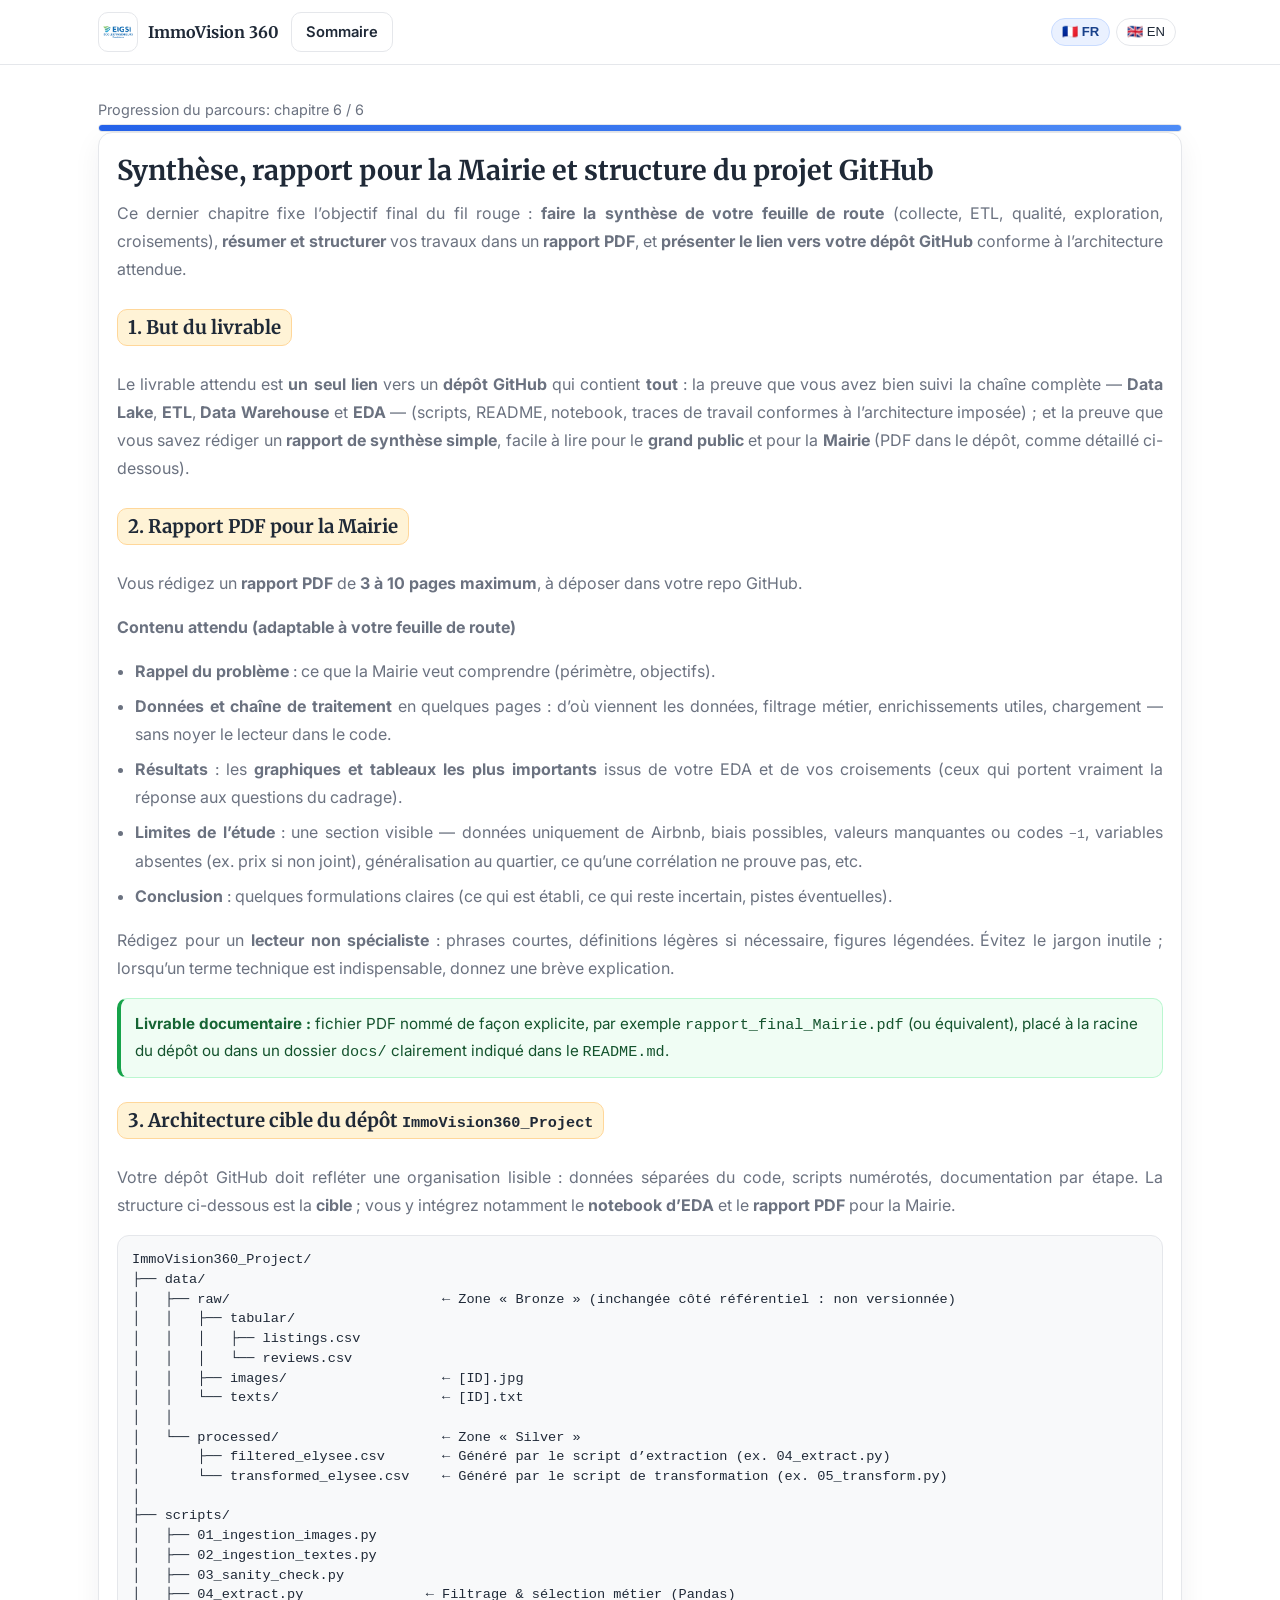
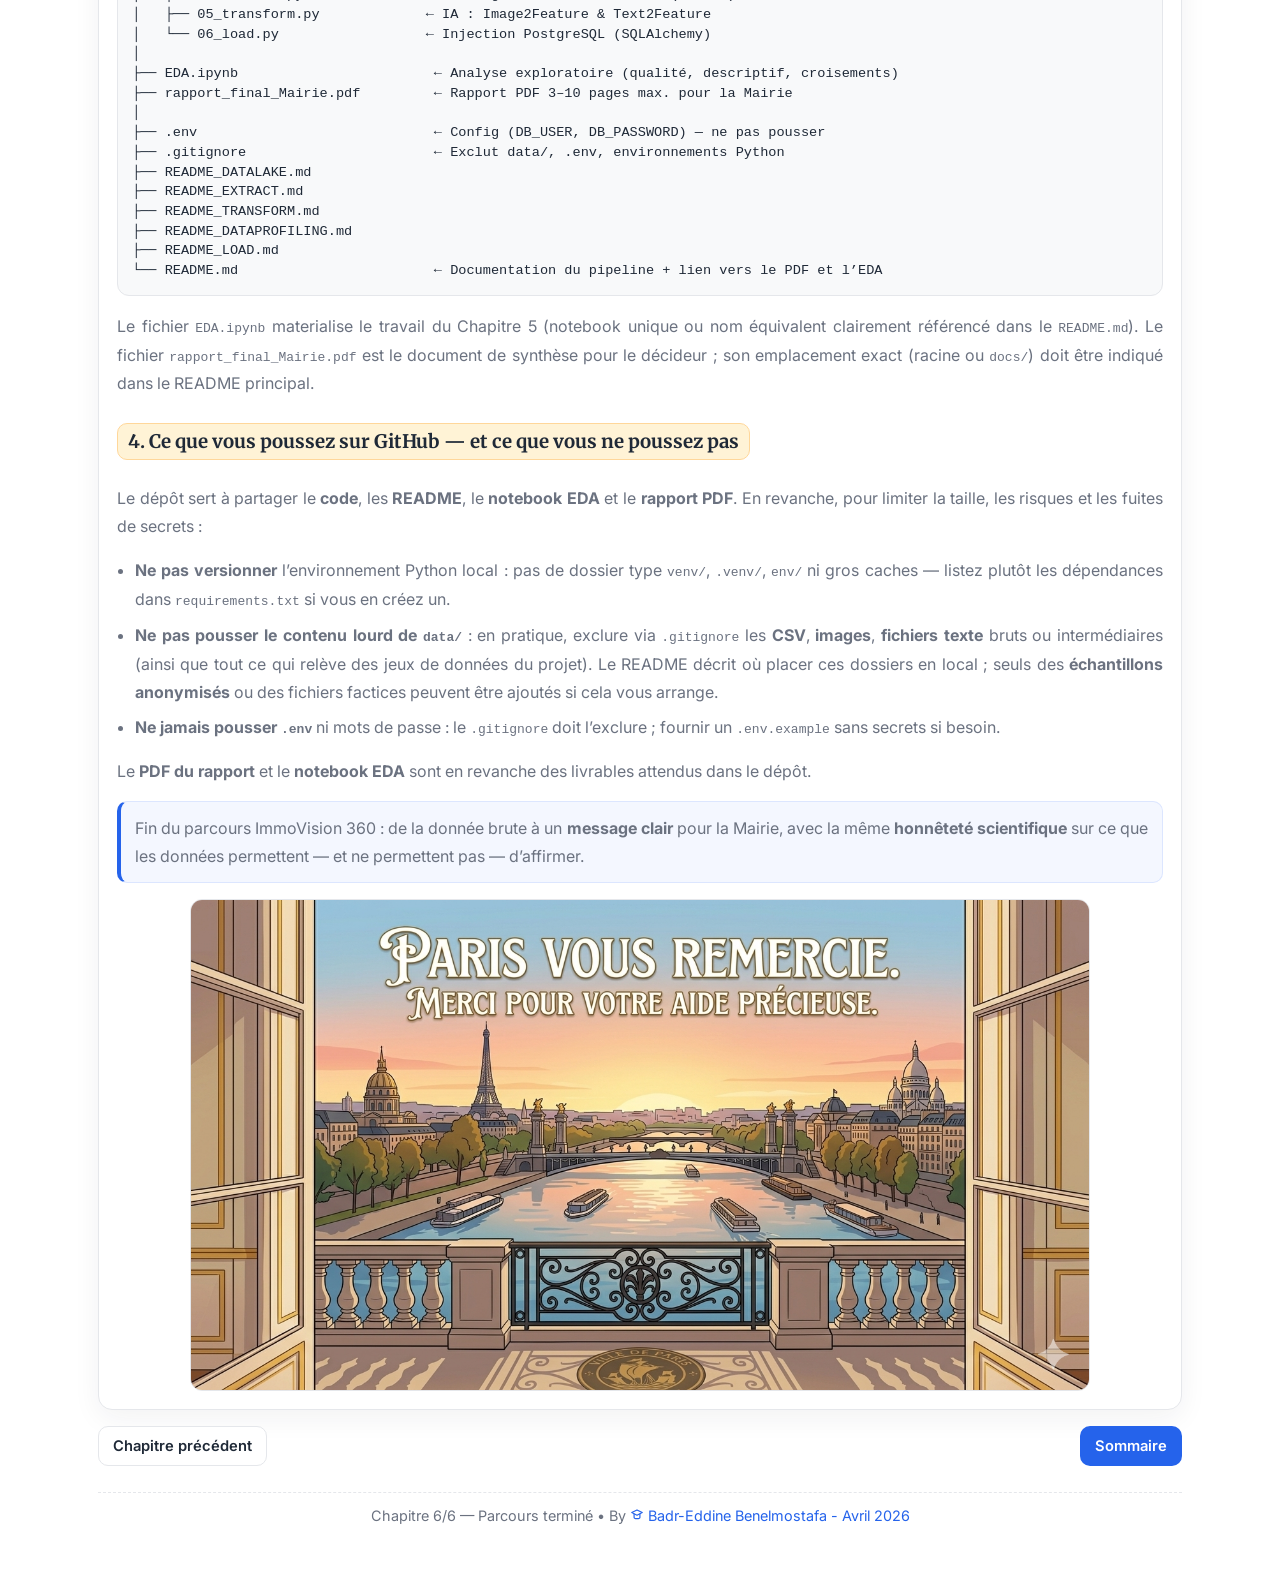
<file: pages/06-conclusion.html>
<!DOCTYPE html>
<html lang="fr">
<head>
  <meta charset="UTF-8" />
  <meta name="viewport" content="width=device-width, initial-scale=1.0" />
  <title>Chapitre 6 - Synthèse et rapport final</title>
  <link rel="preconnect" href="https://fonts.googleapis.com" />
  <link rel="preconnect" href="https://fonts.gstatic.com" crossorigin />
  <link href="https://fonts.googleapis.com/css2?family=Merriweather:wght@400;700&family=Inter:wght@300;400;600;700&display=swap" rel="stylesheet" />
  <link rel="stylesheet" href="../assets/css/style.css" />
</head>
<body data-chapter-index="6" data-chapter-total="6">
  <header class="topbar"><div class="topbar-inner"><div class="brand"><img class="brand-logo" src="../Figures/logo.png" alt="Logo" onerror="this.style.display='none'" /><div class="brand-text">ImmoVision 360</div></div><a class="btn btn-soft" href="../index.html">Sommaire</a></div></header>
  <main class="container">
    <div class="progress-wrap"><div class="progress-text" id="progressText"></div><div class="progress-bar"><div class="progress" id="progressBar"></div></div></div>

    <section class="card">
      <h2>Synthèse, rapport pour la Mairie et structure du projet GitHub</h2>
      <p class="lead" style="margin-top:10px;">
        Ce dernier chapitre fixe l’objectif final du fil rouge : <strong>faire la synthèse de votre feuille de route</strong> (collecte, ETL, qualité, exploration, croisements), <strong>résumer et structurer</strong> vos travaux dans un <strong>rapport PDF</strong>, et <strong>présenter le lien vers votre dépôt GitHub</strong> conforme à l’architecture attendue. 
      </p>

      <h3>1. But du livrable</h3>
      <p class="lead">
        Le livrable attendu est <strong>un seul lien</strong> vers un <strong>dépôt GitHub</strong> qui contient <strong>tout</strong> : la preuve que vous avez bien suivi la chaîne complète — <strong>Data Lake</strong>, <strong>ETL</strong>, <strong>Data Warehouse</strong> et <strong>EDA</strong> — (scripts, README, notebook, traces de travail conformes à l’architecture imposée) ; et la preuve que vous savez rédiger un <strong>rapport de synthèse</strong> <strong>simple</strong>, facile à lire pour le <strong>grand public</strong> et pour la <strong>Mairie</strong> (PDF dans le dépôt, comme détaillé ci-dessous).
      </p>

      <h3>2. Rapport PDF pour la Mairie</h3>
      <p class="lead">
        Vous rédigez un <strong>rapport PDF</strong> de <strong>3 à 10 pages maximum</strong>, à déposer dans votre repo GitHub.
      </p>
      <p class="lead"><strong>Contenu attendu (adaptable à votre feuille de route)</strong></p>
      <ul class="cover-list">
        <li><strong>Rappel du problème</strong> : ce que la Mairie veut comprendre (périmètre, objectifs).</li>
        <li><strong>Données et chaîne de traitement</strong> en quelques pages : d’où viennent les données, filtrage métier, enrichissements utiles, chargement — sans noyer le lecteur dans le code.</li>
        <li><strong>Résultats</strong> : les <strong>graphiques et tableaux les plus importants</strong> issus de votre EDA et de vos croisements (ceux qui portent vraiment la réponse aux questions du cadrage).</li>
        <li><strong>Limites de l’étude</strong> : une section visible — données uniquement de Airbnb, biais possibles, valeurs manquantes ou codes <code>−1</code>, variables absentes (ex. prix si non joint), généralisation au quartier, ce qu’une corrélation ne prouve pas, etc.</li>
        <li><strong>Conclusion</strong> : quelques formulations claires (ce qui est établi, ce qui reste incertain, pistes éventuelles).</li>
      </ul>
      <p class="lead">
        Rédigez pour un <strong>lecteur non spécialiste</strong> : phrases courtes, définitions légères si nécessaire, figures légendées. Évitez le jargon inutile ; lorsqu’un terme technique est indispensable, donnez une brève explication.
      </p>
      <div class="livrable-bloc">
        <strong>Livrable documentaire :</strong> fichier PDF nommé de façon explicite, par exemple <code>rapport_final_Mairie.pdf</code> (ou équivalent), placé à la racine du dépôt ou dans un dossier <code>docs/</code> clairement indiqué dans le <code>README.md</code>.
      </div>

      <h3>3. Architecture cible du dépôt <code>ImmoVision360_Project</code></h3>
      <p class="lead">
        Votre dépôt GitHub doit refléter une organisation lisible : données séparées du code, scripts numérotés, documentation par étape. La structure ci-dessous est la <strong>cible</strong> ; vous y intégrez notamment le <strong>notebook d’EDA</strong> et le <strong>rapport PDF</strong> pour la Mairie.
      </p>
      <pre style="overflow-x:auto; font-size:0.85rem; line-height:1.45; padding:14px; background:var(--surface-2, #f8f9fa); border-radius:12px; border:1px solid var(--border);"><code>ImmoVision360_Project/
├── data/
│   ├── raw/                          ← Zone « Bronze » (inchangée côté référentiel : non versionnée)
│   │   ├── tabular/
│   │   │   ├── listings.csv
│   │   │   └── reviews.csv
│   │   ├── images/                   ← [ID].jpg
│   │   └── texts/                    ← [ID].txt
│   │
│   └── processed/                    ← Zone « Silver »
│       ├── filtered_elysee.csv       ← Généré par le script d’extraction (ex. 04_extract.py)
│       └── transformed_elysee.csv    ← Généré par le script de transformation (ex. 05_transform.py)
│
├── scripts/
│   ├── 01_ingestion_images.py
│   ├── 02_ingestion_textes.py
│   ├── 03_sanity_check.py
│   ├── 04_extract.py               ← Filtrage &amp; sélection métier (Pandas)
│   ├── 05_transform.py             ← IA : Image2Feature &amp; Text2Feature
│   └── 06_load.py                  ← Injection PostgreSQL (SQLAlchemy)
│
├── EDA.ipynb                        ← Analyse exploratoire (qualité, descriptif, croisements)
├── rapport_final_Mairie.pdf         ← Rapport PDF 3–10 pages max. pour la Mairie
│
├── .env                             ← Config (DB_USER, DB_PASSWORD) — ne pas pousser
├── .gitignore                       ← Exclut data/, .env, environnements Python
├── README_DATALAKE.md
├── README_EXTRACT.md
├── README_TRANSFORM.md
├── README_DATAPROFILING.md
├── README_LOAD.md
└── README.md                        ← Documentation du pipeline + lien vers le PDF et l’EDA</code></pre>
      <p class="lead">
        Le fichier <code>EDA.ipynb</code> materialise le travail du Chapitre&nbsp;5 (notebook unique ou nom équivalent clairement référencé dans le <code>README.md</code>). Le fichier <code>rapport_final_Mairie.pdf</code> est le document de synthèse pour le décideur ; son emplacement exact (racine ou <code>docs/</code>) doit être indiqué dans le README principal.
      </p>

      <h3>4. Ce que vous poussez sur GitHub — et ce que vous ne poussez pas</h3>
      <p class="lead">
        Le dépôt sert à partager le <strong>code</strong>, les <strong>README</strong>, le <strong>notebook EDA</strong> et le <strong>rapport PDF</strong>. En revanche, pour limiter la taille, les risques et les fuites de secrets :
      </p>
      <ul class="cover-list">
        <li><strong>Ne pas versionner</strong> l’environnement Python local : pas de dossier type <code>venv/</code>, <code>.venv/</code>, <code>env/</code> ni gros caches — listez plutôt les dépendances dans <code>requirements.txt</code> si vous en créez un.</li>
        <li><strong>Ne pas pousser le contenu lourd de <code>data/</code></strong> : en pratique, exclure via <code>.gitignore</code> les <strong>CSV</strong>, <strong>images</strong>, <strong>fichiers texte</strong> bruts ou intermédiaires (ainsi que tout ce qui relève des jeux de données du projet). Le README décrit où placer ces dossiers en local ; seuls des <strong>échantillons anonymisés</strong> ou des fichiers factices peuvent être ajoutés si cela vous arrange.</li>
        <li><strong>Ne jamais pousser <code>.env</code></strong> ni mots de passe : le <code>.gitignore</code> doit l’exclure ; fournir un <code>.env.example</code> sans secrets si besoin.</li>
      </ul>
      <p class="lead">
        Le <strong>PDF du rapport</strong> et le <strong>notebook EDA</strong> sont en revanche des livrables attendus dans le dépôt.
      </p>

      
      <p class="quote" style="margin-top:16px;">
        Fin du parcours ImmoVision&nbsp;360 : de la donnée brute à un <strong>message clair</strong> pour la Mairie, avec la même <strong>honnêteté scientifique</strong> sur ce que les données permettent — et ne permettent pas — d’affirmer.
      </p>
      <div style="text-align:center; margin-top:16px;">
        <img
          src="../Figures/Fig37.png"
          class="chapter-image"
          alt=""
          style="width:100%; max-width:900px; height:auto; border-radius:12px; display:block; margin:0 auto;"
          loading="lazy"
        />
      </div>
    </section>

    <nav class="book-nav">
      <a class="btn btn-soft" href="05-exploration.html">Chapitre précédent</a>
      <a class="btn btn-primary" href="../index.html">Sommaire</a>
    </nav>
    <footer>
      Chapitre 6/6 — Parcours terminé
      <span aria-hidden="true"> • </span>
      By
      <a
        href="https://scholar.google.com/citations?user=EdTFt2UAAAAJ&hl=fr"
        target="_blank"
        rel="noopener noreferrer"
      >
        <svg width="14" height="14" viewBox="0 0 24 24" fill="none" xmlns="http://www.w3.org/2000/svg" aria-hidden="true">
          <path d="M3 9.5L12 5l9 4.5-9 4.5-9-4.5Z" stroke="currentColor" stroke-width="2" stroke-linejoin="round"/>
          <path d="M7 12v6c0 .8 2.2 2 5 2s5-1.2 5-2v-6" stroke="currentColor" stroke-width="2" stroke-linecap="round"/>
        </svg>
        <span>Badr-Eddine Benelmostafa - Avril 2026</span>
      </a>
    </footer>
  </main>
  <script src="../assets/js/app.js"></script>
</body>
</html>
</file>
<file: assets/css/style.css>
:root{
  --bg:#ffffff;
  --surface:#ffffff;
  --surface-soft:#f7f9fc;
  --text:#1f2937;
  --muted:#6b7280;
  --border:#e5e7eb;
  --primary:#2563eb;
  --primary-soft:#eaf1ff;
  --accent-soft:#fff3d6;
  --accent-border:#ffd79a;
  --radius:14px;
  --shadow:0 8px 28px rgba(31,41,55,.06);
  --maxw:1120px;
}
*{box-sizing:border-box}
html{scroll-behavior:smooth}
body{
  margin:0;
  font-family:Inter,Segoe UI,Roboto,Arial,sans-serif;
  color:var(--text);
  background:var(--bg);
}
a{color:var(--primary);text-decoration:none}
a:hover{text-decoration:underline}
.topbar{
  position:sticky;top:0;z-index:1000;
  background:#fff;border-bottom:1px solid var(--border);
}
.topbar-inner{
  max-width:var(--maxw);margin:0 auto;padding:12px 18px;
  display:flex;align-items:center;justify-content:space-between;gap:12px;
}
.lang-switch{
  display:flex;align-items:center;gap:6px;margin-left:auto;
}
.lang-btn{
  border:1px solid var(--border);
  background:#fff;
  color:var(--text);
  border-radius:999px;
  padding:6px 10px;
  font-size:.82rem;
  line-height:1;
  cursor:pointer;
}
.lang-btn.active{
  background:var(--primary-soft);
  border-color:#c9dcff;
  color:#19418a;
  font-weight:700;
}
.google-translate-mount{
  width:0;height:0;overflow:hidden;opacity:0;pointer-events:none;
}
.goog-te-banner-frame.skiptranslate,
iframe.skiptranslate{
  display:none !important;
}
body{
  top:0 !important;
}
.brand{display:flex;align-items:center;gap:10px;min-width:0}
.brand-logo{
  width:40px;height:40px;border:1px solid var(--border);border-radius:10px;
  object-fit:contain;padding:4px;background:#fff;
}
.brand-text{
  font-family:Merriweather,serif;font-weight:700;font-size:1rem;
  white-space:nowrap;overflow:hidden;text-overflow:ellipsis;
}
.top-links{display:flex;align-items:center;gap:8px}
.chip{
  border:1px solid #d7e3ff;background:var(--primary-soft);color:#19418a;
  border-radius:999px;padding:7px 12px;font-size:.82rem;
}
.container{max-width:var(--maxw);margin:0 auto;padding:24px 18px 70px}
.hero,.card{
  background:var(--surface);border:1px solid var(--border);border-radius:var(--radius);
  box-shadow:var(--shadow);
}
.hero{display:grid;grid-template-columns:1.2fr 1fr;gap:16px;overflow:hidden}
.hero-content{padding:24px}
h1,h2,h3{font-family:Merriweather,serif}
h1{margin:.1rem 0 .8rem;font-size:clamp(1.4rem,2.7vw,2.2rem)}
h2{margin:.1rem 0 .8rem;font-size:clamp(1.2rem,2.2vw,1.7rem)}
.card h3{
  background:var(--accent-soft);
  border:1px solid var(--accent-border);
  padding:6px 10px;
  border-radius:10px;
  display:inline-block;
  margin:10px 0 8px;
}
.lead{
  color:var(--muted);
  line-height:1.8;
  text-align:justify;
  text-justify:inter-word;
}
.hero img,.cover-image{
  width:100%;height:100%;min-height:270px;object-fit:cover;border-left:1px solid var(--border);
}
.btn-row{display:flex;gap:10px;flex-wrap:wrap;margin-top:14px}
.btn{
  display:inline-block;padding:10px 14px;border-radius:10px;font-weight:600;font-size:.92rem;
  border:1px solid transparent;cursor:pointer;
}
.btn-primary{background:var(--primary);color:#fff}
.btn-soft{background:#fff;color:var(--text);border-color:var(--border)}
.section{margin-top:18px}
.grid-2{display:grid;grid-template-columns:1fr 1fr;gap:14px}
.grid-3{display:grid;grid-template-columns:repeat(3,1fr);gap:12px}
.card{padding:18px}
.card p,.card li{
  color:var(--muted);
  line-height:1.75;
  text-align:justify;
  text-justify:inter-word;
}
.quote{
  background:#f4f7ff;border:1px solid #dce6ff;border-left:4px solid var(--primary);
  border-radius:10px;padding:12px 14px;color:#334155;
}
.livrable-bloc{
  background:#f0fdf4;border:1px solid #bbf7d0;border-left:4px solid #16a34a;
  border-radius:10px;padding:12px 14px;color:#14532d;margin:14px 0;font-size:.95rem;line-height:1.65;
}
.livrable-bloc strong{color:#166534;}
.book-nav{
  display:flex;justify-content:space-between;gap:10px;margin-top:16px
}
.progress-wrap{margin-top:12px}
.progress-text{font-size:.9rem;color:var(--muted);margin-bottom:6px}
.progress-bar{height:8px;background:#eef2f8;border:1px solid var(--border);border-radius:999px;overflow:hidden}
.progress{height:100%;width:0;background:linear-gradient(90deg,#2563eb,#4f8df8)}
.cover-list{margin:0;padding-left:18px}
.cover-list li{margin-bottom:7px}
.chapter-image{
  width:100%;height:220px;object-fit:cover;border:1px solid var(--border);border-radius:12px;background:#fafafa;
}
details{
  border:1px solid var(--border);background:var(--surface-soft);border-radius:10px;padding:10px 12px;margin:8px 0;
}
summary{cursor:pointer;font-weight:600;color:#1e3a8a}
pre{border:1px solid #dbe5f5;border-radius:10px;background:#f8fbff;padding:12px;overflow:auto}
footer{
  margin-top:26px;padding-top:14px;border-top:1px dashed var(--border);
  color:var(--muted);font-size:.9rem;text-align:center;
}
@media (max-width:980px){
  .hero,.grid-2{grid-template-columns:1fr}
  .grid-3{grid-template-columns:1fr}
  .hero img,.cover-image{border-left:0;border-top:1px solid var(--border)}
  .chip{display:none}
  .lang-btn{padding:6px 8px;font-size:.78rem}
}
</file>
